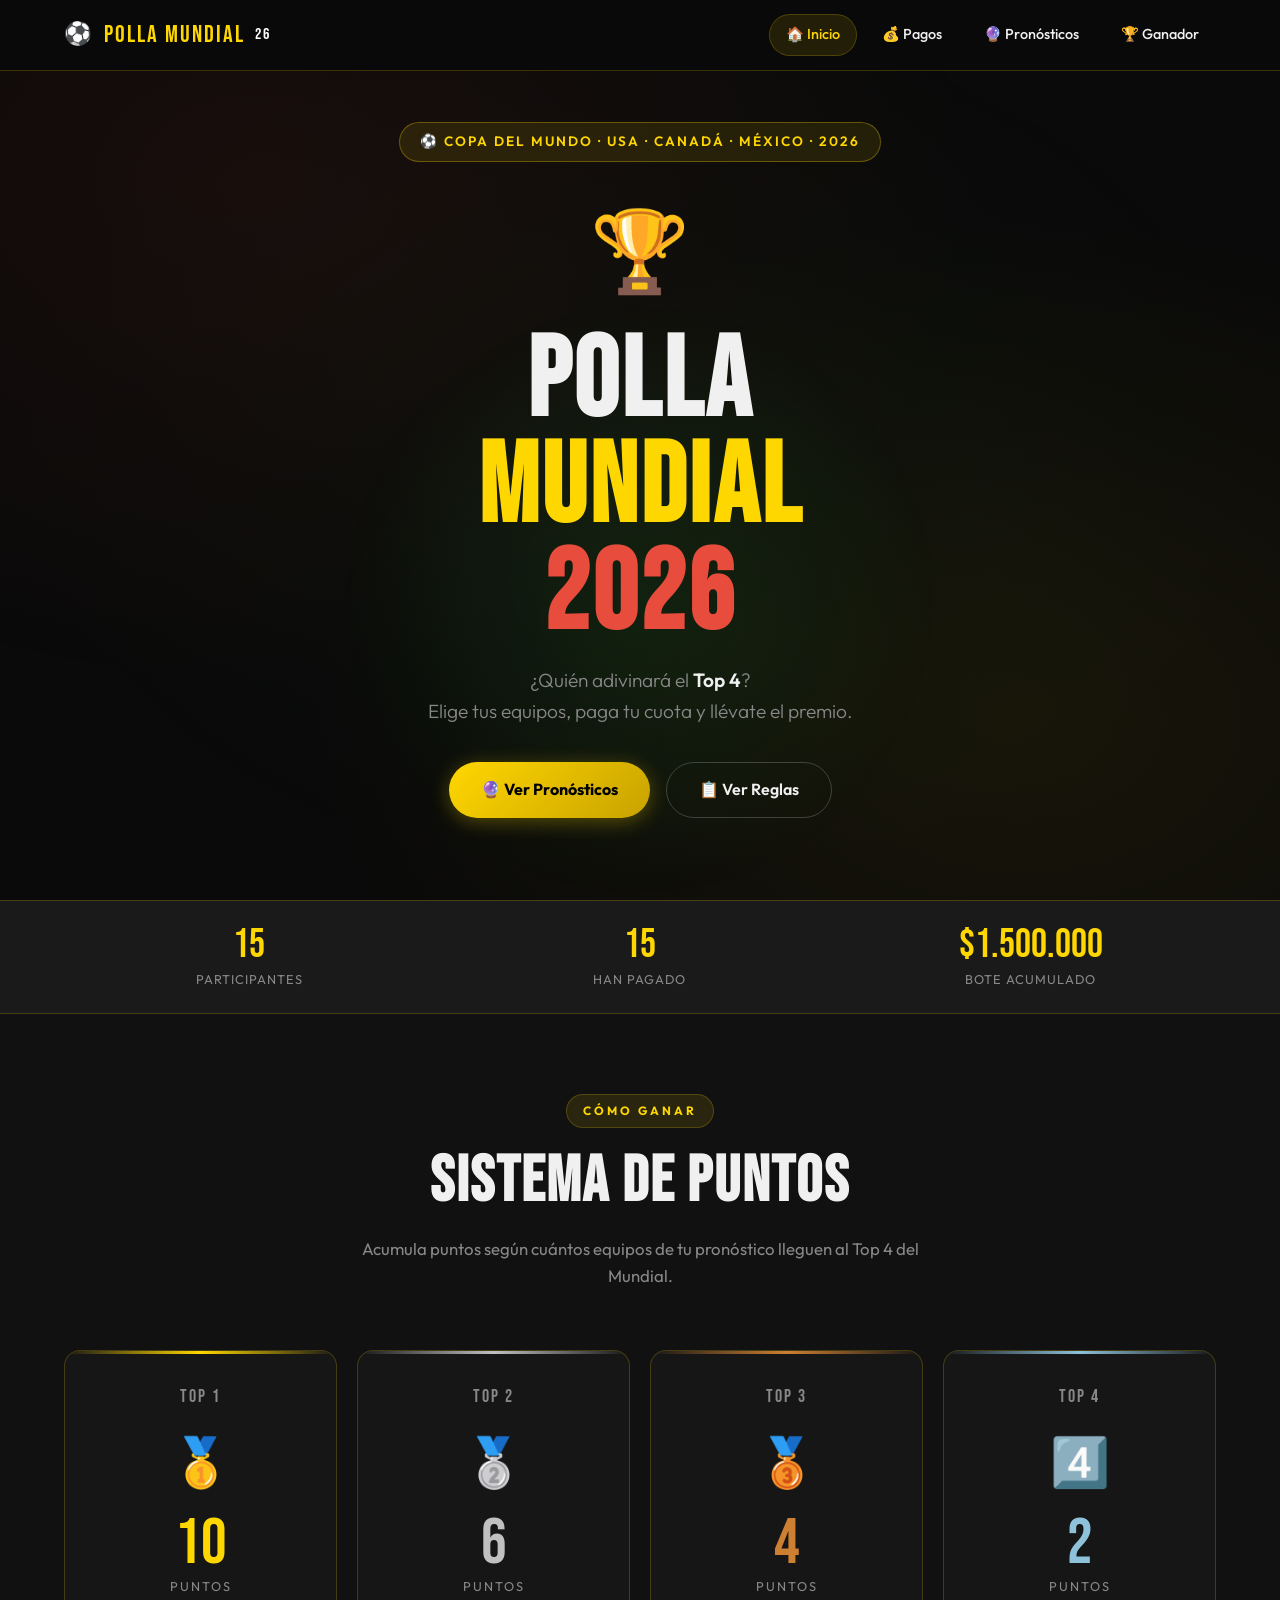
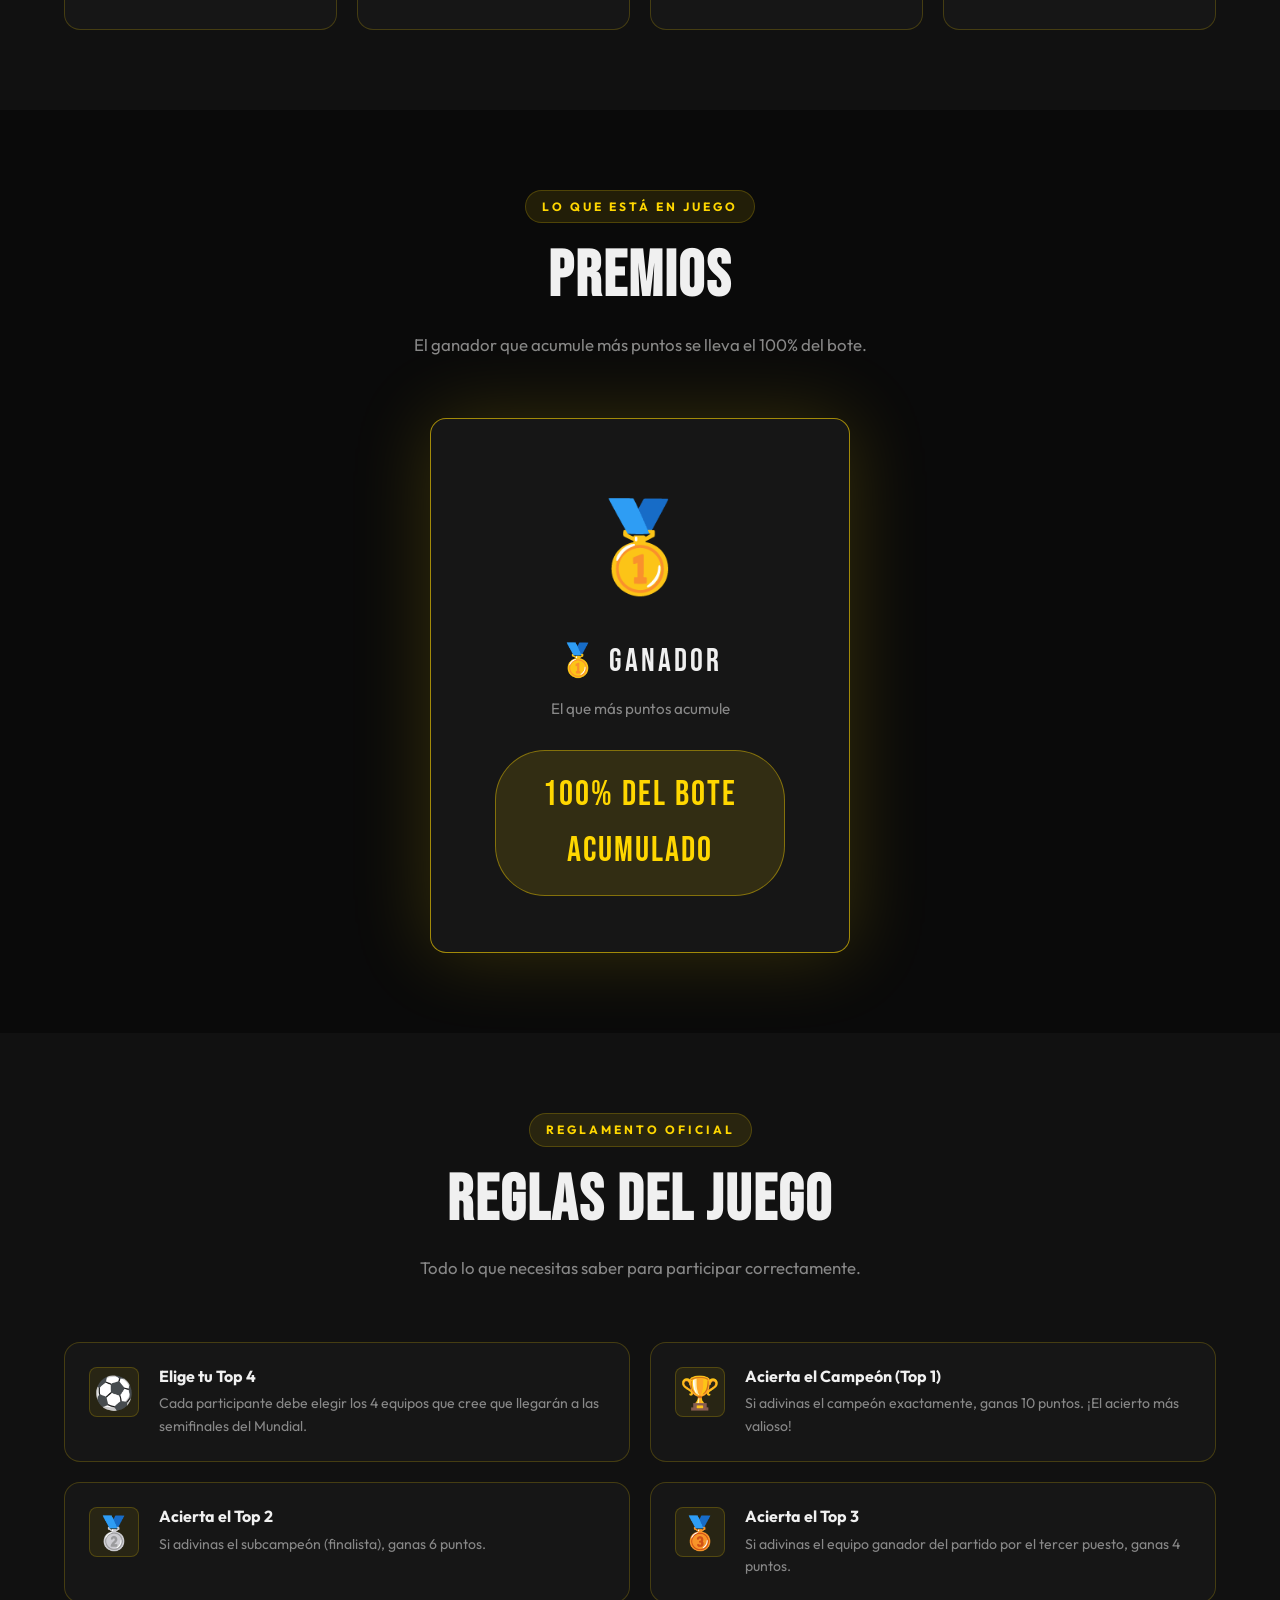
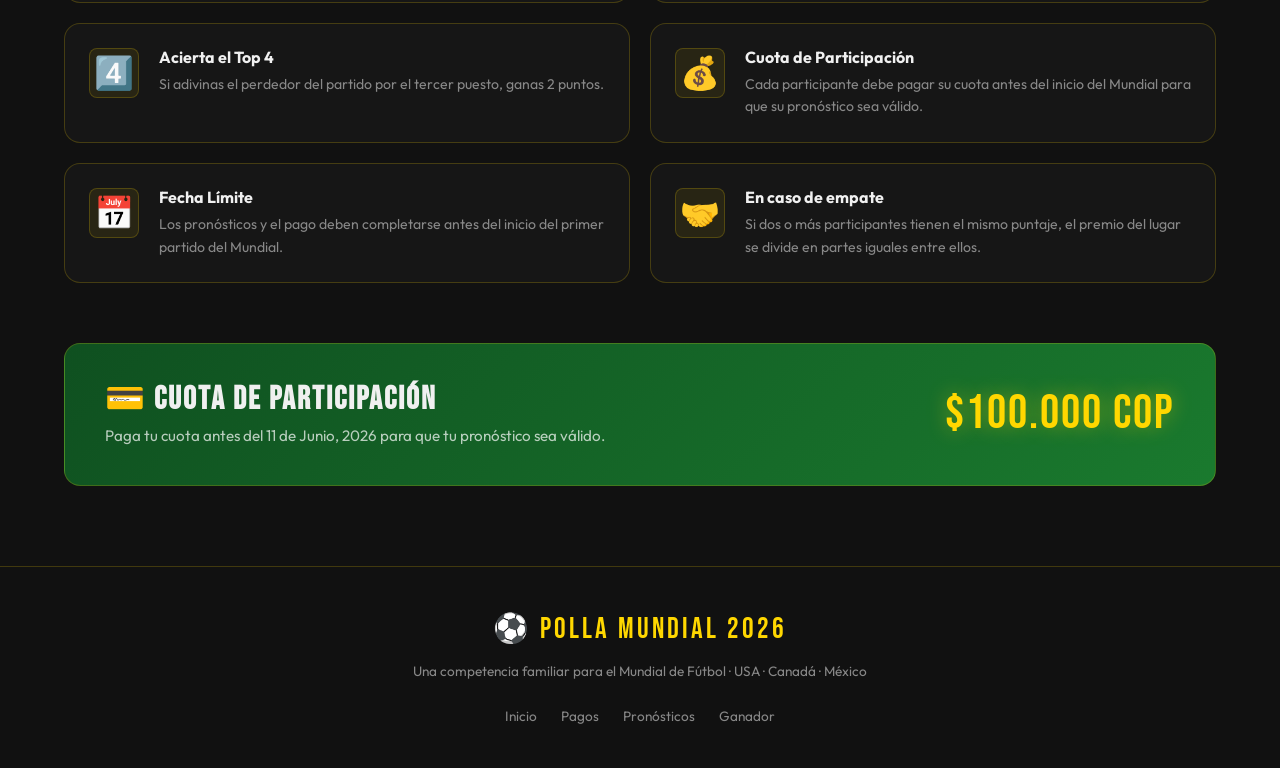
<file: index.html>
<!doctype html>
<html lang="es">
  <head>
    <meta charset="UTF-8" />
    <meta name="viewport" content="width=device-width, initial-scale=1.0" />
    <title>Polla Mundialista 2026 – Copa del Mundo Familiar</title>
    <meta
      name="description"
      content="Adivina el Top 4 del Mundial 2026 y compite con tu familia por increíbles premios. Consulta participantes, pronósticos y reglas."
    />
    <link rel="stylesheet" href="css/index.css" />
    <link
      rel="icon"
      href="data:image/svg+xml,<svg xmlns=%22http://www.w3.org/2000/svg%22 viewBox=%220 0 100 100%22><text y=%22.9em%22 font-size=%2290%22>⚽</text></svg>"
    />
  </head>
  <body>
    <!-- ===== NAVBAR ===== -->
    <nav>
      <div class="nav-inner">
        <button class="nav-toggle" aria-label="Menu"><span></span></button>
        <a href="index.html" class="nav-logo">
          <span class="ball">⚽</span> POLLA MUNDIAL
          <span style="color: white; font-size: 1rem">26</span>
        </a>
        <ul class="nav-links">
          <li><a href="index.html" class="active">🏠 Inicio</a></li>
          <li><a href="pagos.html">💰 Pagos</a></li>
          <li><a href="pronosticos.html">🔮 Pronósticos</a></li>
          <li><a href="ganadores.html">🏆 Ganador</a></li>
        </ul>
      </div>
    </nav>

    <!-- ===== HERO ===== -->
    <header class="hero">
      <div class="hero-content">
        <div class="hero-badge">
          ⚽ Copa del Mundo · USA · Canadá · México · 2026
        </div>
        <span class="hero-trophy">🏆</span>
        <h1>
          POLLA<br />
          <span class="gold">MUNDIAL</span><br />
          <span class="red">2026</span>
        </h1>
        <p class="hero-subtitle">
          ¿Quién adivinará el <strong>Top 4</strong>?<br />
          Elige tus equipos, paga tu cuota y llévate el premio.
        </p>
        <div class="hero-buttons">
          <a href="pronosticos.html" class="btn-primary">🔮 Ver Pronósticos</a>
          <a href="#reglas" class="btn-secondary">📋 Ver Reglas</a>
        </div>
      </div>
    </header>

    <!-- ===== STATS BAR ===== -->
    <div class="stats-bar" id="stats-bar">
      <div class="stats-inner">
        <div class="stat-item">
          <div class="stat-number" id="stat-total">0</div>
          <div class="stat-label">Participantes</div>
        </div>
        <div class="stat-item">
          <div class="stat-number" id="stat-pagados">0</div>
          <div class="stat-label">Han Pagado</div>
        </div>
        <div class="stat-item">
          <div class="stat-number" id="stat-bote">$0</div>
          <div class="stat-label">Bote Acumulado</div>
        </div>
      </div>
    </div>

    <!-- ===== SISTEMA DE PUNTOS ===== -->
    <section class="puntos-section" id="puntos">
      <div class="section-inner">
        <div class="section-header">
          <span class="section-tag">Cómo Ganar</span>
          <h2>SISTEMA DE PUNTOS</h2>
          <p>
            Acumula puntos según cuántos equipos de tu pronóstico lleguen al Top
            4 del Mundial.
          </p>
        </div>
        <div class="puntos-grid" id="puntos-grid"></div>
      </div>
    </section>

    <!-- ===== PREMIOS ===== -->
    <section class="premios-section" id="premios">
      <div class="section-inner">
        <div class="section-header">
          <span class="section-tag">Lo que está en juego</span>
          <h2>PREMIOS</h2>
          <p>El ganador que acumule más puntos se lleva el 100% del bote.</p>
        </div>
        <div class="premios-grid" id="premios-grid"></div>
      </div>
    </section>

    <!-- ===== REGLAS ===== -->
    <section class="reglas-section" id="reglas">
      <div class="section-inner">
        <div class="section-header">
          <span class="section-tag">Reglamento oficial</span>
          <h2>REGLAS DEL JUEGO</h2>
          <p>Todo lo que necesitas saber para participar correctamente.</p>
        </div>
        <div class="reglas-grid" id="reglas-grid"></div>

        <!-- Banner cuota -->
        <div class="cuota-banner">
          <div class="cuota-banner-text">
            <h3>💳 Cuota de Participación</h3>
            <p id="cuota-texto">
              Paga tu cuota antes del <span id="fecha-limite">---</span> para
              que tu pronóstico sea válido.
            </p>
          </div>
          <div class="cuota-amount" id="cuota-monto">---</div>
        </div>
      </div>
    </section>

    <!-- ===== FOOTER ===== -->
    <footer>
      <div class="footer-logo">⚽ POLLA MUNDIAL 2026</div>
      <p>
        Una competencia familiar para el Mundial de Fútbol · USA · Canadá ·
        México
      </p>
      <ul class="footer-links">
        <li><a href="index.html">Inicio</a></li>
        <li><a href="pagos.html">Pagos</a></li>
        <li><a href="pronosticos.html">Pronósticos</a></li>
        <li><a href="ganadores.html">Ganador</a></li>
      </ul>
    </footer>

    <!-- SCRIPTS -->
    <script src="js/data.js"></script>
    <script>
      const toggleBtn = document.querySelector(".nav-toggle");
      const navLinks = document.querySelector(".nav-links");
      if (toggleBtn && navLinks) {
        toggleBtn.addEventListener("click", () => {
          navLinks.classList.toggle("open");
        });
      }
    </script>
    <script>
      // ===== STATS =====
      const totalParticipantes = PARTICIPANTES.length;
      const totalPagados = PARTICIPANTES.filter((p) => p.pagado).length;
      const cuotaNum = parseFloat(
        INFO_POLLA.cuota.replace(/[^0-9.]/g, "").replace(".", ""),
      );
      const bote = totalPagados * 100000;

      document.getElementById("stat-total").textContent = totalParticipantes;
      document.getElementById("stat-pagados").textContent = totalPagados;
      document.getElementById("stat-bote").textContent =
        "$" + (totalPagados * 100000).toLocaleString("es-CO");

      // ===== INFO =====
      document.getElementById("cuota-monto").textContent = INFO_POLLA.cuota;
      document.getElementById("fecha-limite").textContent =
        INFO_POLLA.fechaLimite;

      // ===== PUNTOS GRID =====
      const puntosData = [
        { pos: "TOP 1", medal: "🥇", pts: PUNTOS.top1, color: "#FFD700" },
        { pos: "TOP 2", medal: "🥈", pts: PUNTOS.top2, color: "#C0C0C0" },
        { pos: "TOP 3", medal: "🥉", pts: PUNTOS.top3, color: "#CD7F32" },
        { pos: "TOP 4", medal: "4️⃣", pts: PUNTOS.top4, color: "#8EC1DA" },
      ];

      const puntosGrid = document.getElementById("puntos-grid");
      puntosData.forEach((p) => {
        puntosGrid.innerHTML += `
      <div class="punto-card" style="--card-color: ${p.color}">
        <div class="position">${p.pos}</div>
        <span class="medal">${p.medal}</span>
        <div class="points">${p.pts}</div>
        <div class="points-label">Puntos</div>
      </div>`;
      });

      // ===== PREMIOS GRID =====
      const premiosGrid = document.getElementById("premios-grid");
      PREMIOS.forEach((pr, i) => {
        const medals = ["🥇", "🥈", "🥉"];
        premiosGrid.innerHTML += `
      <div class="premio-card ${i === 0 ? "first" : ""}">
        <span class="medal-big">${medals[i]}</span>
        <div class="lugar">${pr.posicion}</div>
        <div class="desc">${pr.descripcion}</div>
        <div class="monto">${pr.premio}</div>
      </div>`;
      });

      // ===== REGLAS GRID =====
      const reglasGrid = document.getElementById("reglas-grid");
      REGLAS.forEach((r) => {
        reglasGrid.innerHTML += `
      <div class="regla-card">
        <div class="regla-icon">${r.icono}</div>
        <div class="regla-text">
          <h3>${r.titulo}</h3>
          <p>${r.descripcion}</p>
        </div>
      </div>`;
      });

      // ===== PARTICIPANTES PREVIEW (solo 8) =====
      const previewGrid = document.getElementById("participantes-preview");
      PARTICIPANTES.slice(0, 8).forEach((p) => {
        previewGrid.innerHTML += `
      <div class="participante-mini">
        <div class="avatar">${p.emoji}</div>
        <div class="pname">${p.nombre}</div>
        <span class="badge-pagado ${p.pagado ? "si" : "no"}">${p.pagado ? "✓ Pagado" : "✗ Pendiente"}</span>
      </div>`;
      });
    </script>
  </body>
</html>
</file>
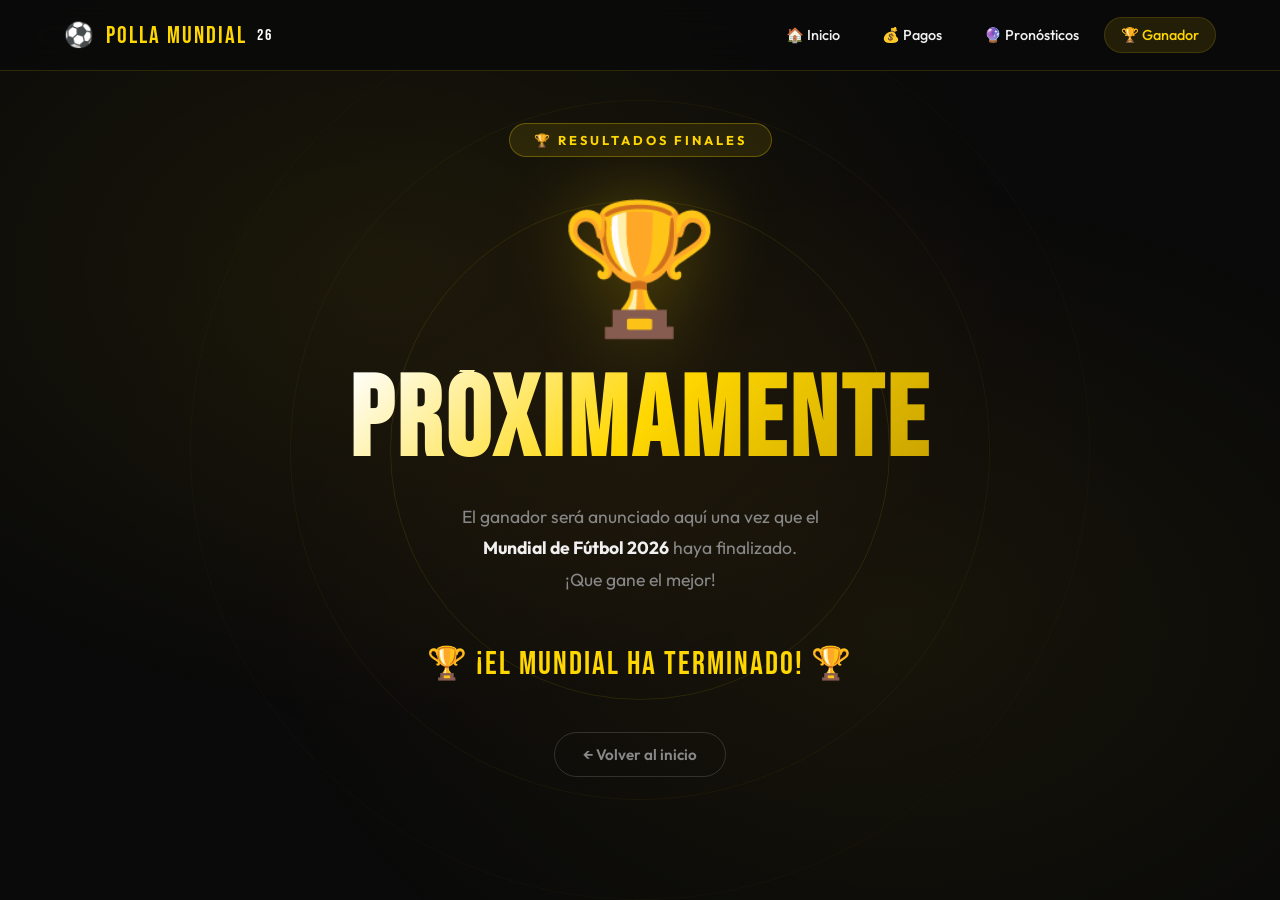
<file: ganadores.html>
<!DOCTYPE html>
<html lang="es">
<head>
  <meta charset="UTF-8" />
  <meta name="viewport" content="width=device-width, initial-scale=1.0" />
  <title>Ganador – Polla Mundialista 2026</title>
  <meta name="description" content="Próximamente: conoce quién ganó la Polla Mundialista 2026 una vez finalizado el torneo." />
  <link rel="stylesheet" href="css/ganadores.css" />
  <link rel="icon" href="data:image/svg+xml,<svg xmlns=%22http://www.w3.org/2000/svg%22 viewBox=%220 0 100 100%22><text y=%22.9em%22 font-size=%2290%22>⚽</text></svg>" />
</head>
<body>

<!-- ===== NAVBAR ===== -->
<nav>
  <div class="nav-inner">
    <a href="index.html" class="nav-logo">
      <span class="ball">⚽</span> POLLA MUNDIAL <span style="color:white; font-size:1rem;">26</span>
    </a>
    <ul class="nav-links">
      <li><a href="index.html">🏠 Inicio</a></li>
      <li><a href="pagos.html">💰 Pagos</a></li>
      <li><a href="pronosticos.html">🔮 Pronósticos</a></li>
      <li><a href="ganadores.html" class="active">🏆 Ganador</a></li>
    </ul>
  </div>
</nav>

<!-- Estrellas decorativas -->
<div class="stars" id="stars-container"></div>

<!-- Círculos decorativos -->
<div class="circle-deco c1"></div>
<div class="circle-deco c2"></div>
<div class="circle-deco c3"></div>

<!-- ===== COMING SOON ===== -->
<section class="coming-soon">
  <div class="coming-content">

    <div class="coming-badge">🏆 Resultados Finales</div>

    <span class="trophy-big">🏆</span>

    <h1>PRÓXIMAMENTE</h1>

    <p>
      El ganador será anunciado aquí una vez que el<br/>
      <strong>Mundial de Fútbol 2026</strong> haya finalizado.<br/>
      ¡Que gane el mejor!
    </p>

    <!-- Countdown visual (decorativo) -->
    <div class="countdown-container" id="countdown-container">
      <!-- Generado con JS -->
    </div>

    <a href="index.html" class="btn-back">← Volver al inicio</a>

  </div>
</section>

<script src="js/data.js"></script>
<script>
  // ===== ESTRELLAS ANIMADAS =====
  const starsContainer = document.getElementById('stars-container');
  for (let i = 0; i < 60; i++) {
    const star = document.createElement('div');
    star.classList.add('star');
    star.style.left = Math.random() * 100 + '%';
    star.style.top = Math.random() * 100 + '%';
    star.style.setProperty('--d', (2 + Math.random() * 5) + 's');
    star.style.setProperty('--delay', (Math.random() * 5) + 's');
    starsContainer.appendChild(star);
  }

  // ===== COUNTDOWN hasta julio 2026 (final del mundial) =====
  const TARGET = new Date('2026-07-19T18:00:00'); // Fecha estimada de la final del Mundial 2026

  function updateCountdown() {
    const now = new Date();
    const diff = TARGET - now;

    if (diff <= 0) {
      document.getElementById('countdown-container').innerHTML = `
        <div style="color: var(--gold); font-family: 'Bebas Neue', sans-serif; font-size: 2rem; letter-spacing: 2px;">
          🏆 ¡El Mundial ha terminado! 🏆
        </div>`;
      return;
    }

    const days = Math.floor(diff / (1000 * 60 * 60 * 24));
    const hours = Math.floor((diff % (1000 * 60 * 60 * 24)) / (1000 * 60 * 60));
    const minutes = Math.floor((diff % (1000 * 60 * 60)) / (1000 * 60));
    const seconds = Math.floor((diff % (1000 * 60)) / 1000);

    document.getElementById('countdown-container').innerHTML = `
      <div class="countdown-item">
        <span class="countdown-num">${String(days).padStart(3, '0')}</span>
        <div class="countdown-label">Días</div>
      </div>
      <div class="countdown-item">
        <span class="countdown-num">${String(hours).padStart(2, '0')}</span>
        <div class="countdown-label">Horas</div>
      </div>
      <div class="countdown-item">
        <span class="countdown-num">${String(minutes).padStart(2, '0')}</span>
        <div class="countdown-label">Minutos</div>
      </div>
      <div class="countdown-item">
        <span class="countdown-num">${String(seconds).padStart(2, '0')}</span>
        <div class="countdown-label">Segundos</div>
      </div>`;
  }

  updateCountdown();
  setInterval(updateCountdown, 1000);
</script>
</body>
</html>
</file>
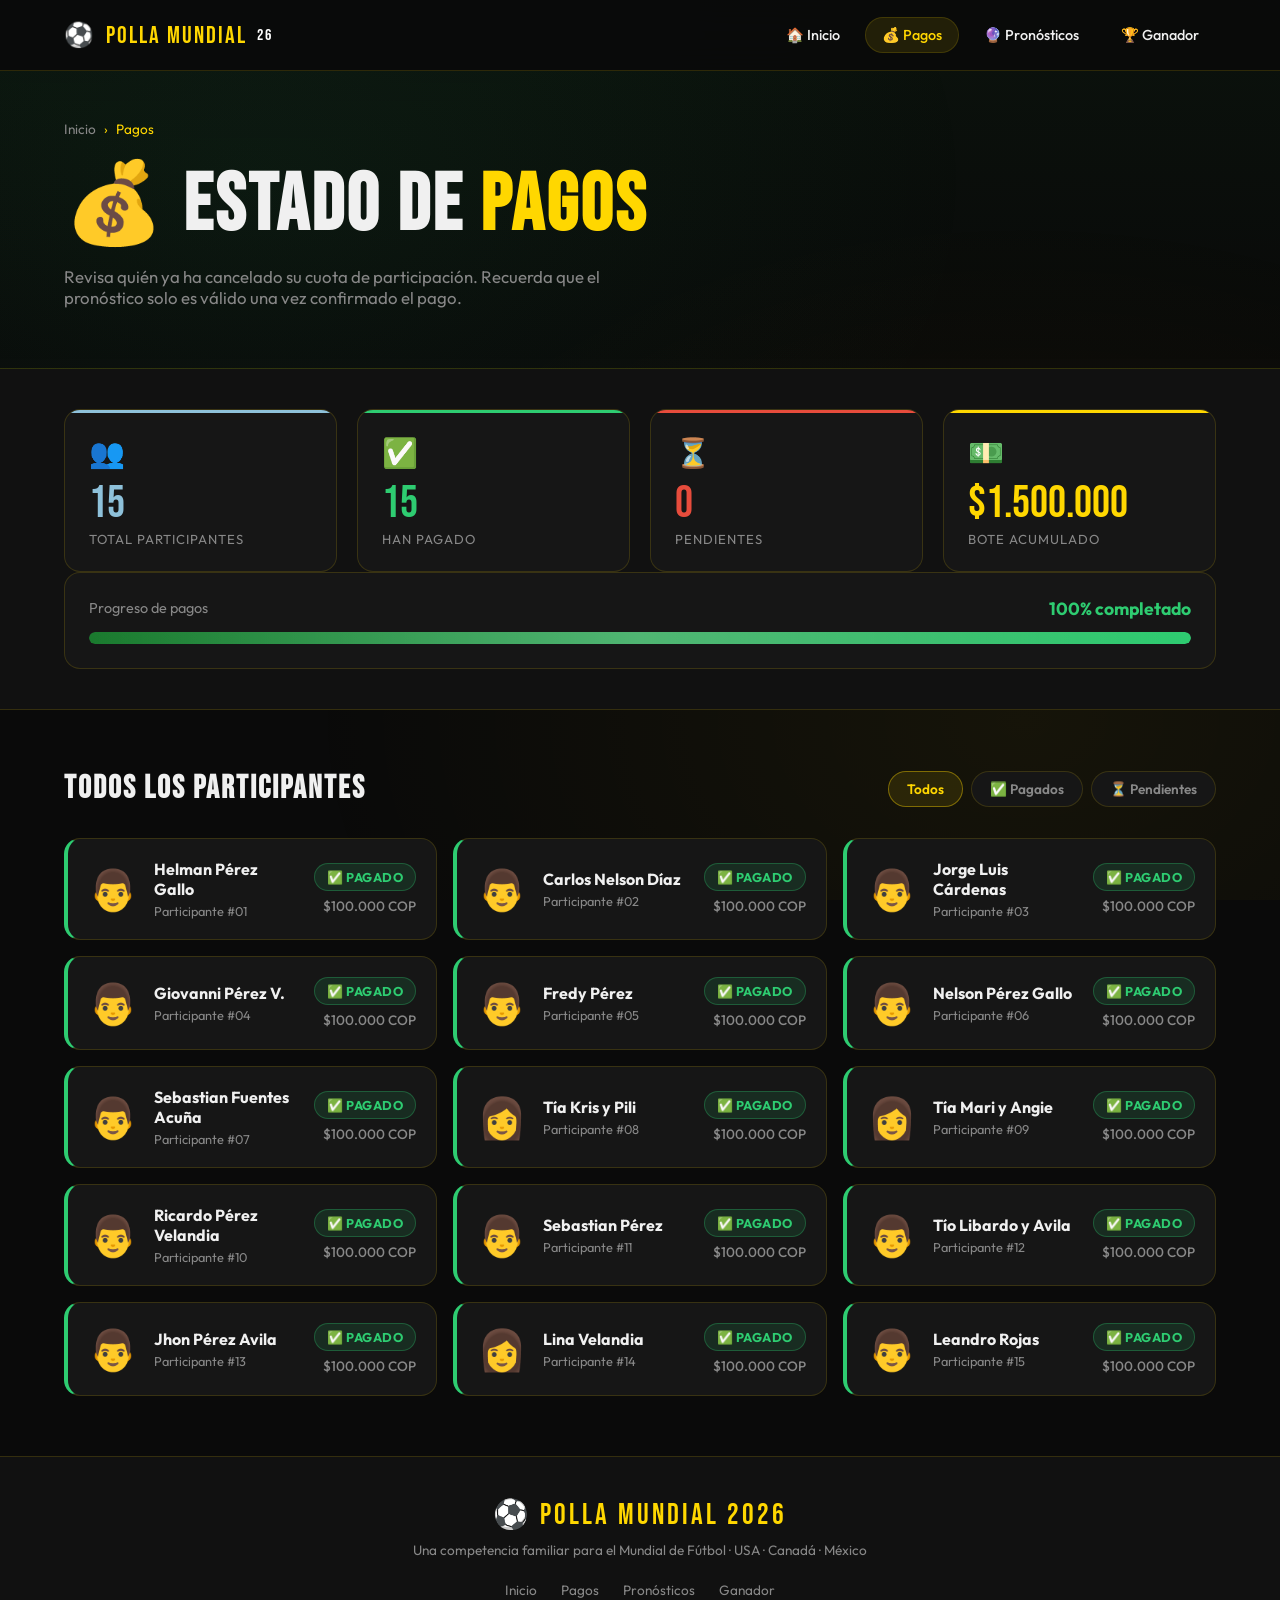
<file: pagos.html>
<!doctype html>
<html lang="es">
  <head>
    <meta charset="UTF-8" />
    <meta name="viewport" content="width=device-width, initial-scale=1.0" />
    <title>Pagos – Polla Mundialista 2026</title>
    <meta
      name="description"
      content="Consulta quién ya pagó su cuota de participación en la Polla Mundialista 2026."
    />
    <link rel="stylesheet" href="css/pagos.css" />
    <link
      rel="icon"
      href="data:image/svg+xml,<svg xmlns=%22http://www.w3.org/2000/svg%22 viewBox=%220 0 100 100%22><text y=%22.9em%22 font-size=%2290%22>⚽</text></svg>"
    />
  </head>
  <body>
    <!-- ===== NAVBAR ===== -->
    <nav>
      <div class="nav-inner">
        <a href="index.html" class="nav-logo">
          <span class="ball">⚽</span> POLLA MUNDIAL
          <span style="color: white; font-size: 1rem">26</span>
        </a>
        <ul class="nav-links">
          <li><a href="index.html">🏠 Inicio</a></li>
          <li><a href="pagos.html" class="active">💰 Pagos</a></li>
          <li><a href="pronosticos.html">🔮 Pronósticos</a></li>
          <li><a href="ganadores.html">🏆 Ganador</a></li>
        </ul>
        <button class="nav-toggle" aria-label="Menu"><span></span></button>
      </div>
    </nav>

    <!-- ===== PAGE HEADER ===== -->
    <div class="page-header">
      <div class="page-header-inner">
        <div class="page-breadcrumb">
          <a href="index.html">Inicio</a>
          <span>›</span>
          <span>Pagos</span>
        </div>
        <h1>💰 ESTADO DE <span>PAGOS</span></h1>
        <p>
          Revisa quién ya ha cancelado su cuota de participación. Recuerda que
          el pronóstico solo es válido una vez confirmado el pago.
        </p>
      </div>
    </div>

    <!-- ===== RESUMEN CARDS ===== -->
    <div class="resumen-section">
      <div class="resumen-inner" id="resumen-inner">
        <!-- Generado con JS -->
      </div>
    </div>

    <!-- ===== TABLA DE PAGOS ===== -->
    <section class="tabla-section">
      <div class="tabla-inner">
        <!-- Alerta pendientes -->
        <div
          class="pendientes-alert"
          id="pendientes-alert"
          style="display: none"
        >
          <div class="alert-icon">⚠️</div>
          <div class="alert-text">
            <h4 id="alert-title">Participantes con pago pendiente</h4>
            <p id="alert-desc">
              Algunos participantes aún no han pagado su cuota. Su pronóstico no
              será válido hasta confirmar el pago.
            </p>
          </div>
        </div>

        <div class="tabla-header">
          <h2>TODOS LOS PARTICIPANTES</h2>
          <div class="filtros">
            <button
              class="filtro-btn active"
              id="filtro-todos"
              onclick="filtrar('todos')"
            >
              Todos
            </button>
            <button
              class="filtro-btn"
              id="filtro-pagados"
              onclick="filtrar('pagados')"
            >
              ✅ Pagados
            </button>
            <button
              class="filtro-btn"
              id="filtro-pendientes"
              onclick="filtrar('pendientes')"
            >
              ⏳ Pendientes
            </button>
          </div>
        </div>

        <div class="pagos-list" id="pagos-list">
          <!-- Generado con JS -->
        </div>
      </div>
    </section>

    <!-- ===== FOOTER ===== -->
    <footer>
      <div class="footer-logo">⚽ POLLA MUNDIAL 2026</div>
      <p>
        Una competencia familiar para el Mundial de Fútbol · USA · Canadá ·
        México
      </p>
      <ul class="footer-links">
        <li><a href="index.html">Inicio</a></li>
        <li><a href="pagos.html">Pagos</a></li>
        <li><a href="pronosticos.html">Pronósticos</a></li>
        <li><a href="ganadores.html">Ganador</a></li>
      </ul>
    </footer>

    <script src="js/data.js"></script>
    <script>
      const toggleBtn = document.querySelector(".nav-toggle");
      const navLinks = document.querySelector(".nav-links");
      if (toggleBtn && navLinks) {
        toggleBtn.addEventListener("click", () => {
          navLinks.classList.toggle("open");
        });
      }
    </script>
    <script>
      // ===== STATS RESUMEN =====
      const total = PARTICIPANTES.length;
      const pagados = PARTICIPANTES.filter((p) => p.pagado).length;
      const pendientes = total - pagados;
      const boteTotal = pagados * 100000;
      const pct = Math.round((pagados / total) * 100);

      // Alerta pendientes
      if (pendientes > 0) {
        const alert = document.getElementById("pendientes-alert");
        alert.style.display = "flex";
        document.getElementById("alert-title").textContent =
          `${pendientes} participante${pendientes !== 1 ? "s" : ""} con pago pendiente`;
        document.getElementById("alert-desc").textContent =
          `${pendientes === 1 ? "Este participante" : "Estos participantes"} aún no ha${pendientes !== 1 ? "n" : ""} pagado su cuota. Su pronóstico no será válido hasta confirmar el pago.`;
      }

      // Resumen cards
      const resumen = [
        {
          icon: "👥",
          value: total,
          label: "Total participantes",
          color: "#8EC1DA",
        },
        { icon: "✅", value: pagados, label: "Han pagado", color: "#2ECC71" },
        {
          icon: "⏳",
          value: pendientes,
          label: "Pendientes",
          color: "#E74C3C",
        },
        {
          icon: "💵",
          value: "$" + boteTotal.toLocaleString("es-CO"),
          label: "Bote acumulado",
          color: "#FFD700",
        },
      ];

      const resumenInner = document.getElementById("resumen-inner");
      resumen.forEach((r) => {
        resumenInner.innerHTML += `
      <div class="resumen-card" style="--card-color: ${r.color}">
        <div class="card-icon">${r.icon}</div>
        <div class="card-value">${r.value}</div>
        <div class="card-label">${r.label}</div>
      </div>`;
      });

      // Barra de progreso
      resumenInner.insertAdjacentHTML(
        "afterend",
        `
    <div class="progress-container" style="grid-column: 1 / -1; max-width: 1200px; margin: 0 auto; width: 100%;">
      <div class="progress-header">
        <span>Progreso de pagos</span>
        <strong>${pct}% completado</strong>
      </div>
      <div class="progress-bar">
        <div class="progress-fill" style="width: ${pct}%"></div>
      </div>
    </div>
  `,
      );

      // ===== RENDER PARTICIPANTES =====
      let estadoFiltro = "todos";

      function renderPagos(filtro) {
        const lista = document.getElementById("pagos-list");
        lista.innerHTML = "";
        let items = [...PARTICIPANTES];

        if (filtro === "pagados") items = items.filter((p) => p.pagado);
        if (filtro === "pendientes") items = items.filter((p) => !p.pagado);

        // Ordenar: pagados primero, luego pendientes
        items.sort((a, b) => b.pagado - a.pagado);

        items.forEach((p, i) => {
          lista.innerHTML += `
        <div class="pago-card ${p.pagado ? "pagado" : "pendiente"}" style="animation-delay: ${i * 0.05}s">
          <div class="pago-avatar">${p.emoji}</div>
          <div class="pago-info">
            <div class="nombre">${p.nombre}</div>
            <div class="orden">Participante #${(PARTICIPANTES.indexOf(p) + 1).toString().padStart(2, "0")}</div>
          </div>
          <div class="pago-status">
            <span class="status-badge ${p.pagado ? "pagado" : "pendiente"}">
              ${p.pagado ? "✅ Pagado" : "⏳ Pendiente"}
            </span>
            <span class="pago-cuota">${p.pagado ? INFO_POLLA.cuota : "Sin confirmar"}</span>
          </div>
        </div>`;
        });

        if (items.length === 0) {
          lista.innerHTML = `<div style="grid-column:1/-1; text-align:center; color: var(--text-muted); padding: 60px;">No hay participantes en esta categoría.</div>`;
        }
      }

      function filtrar(tipo) {
        estadoFiltro = tipo;
        document
          .querySelectorAll(".filtro-btn")
          .forEach((b) => b.classList.remove("active"));
        document.getElementById("filtro-" + tipo).classList.add("active");
        renderPagos(tipo);
      }

      renderPagos("todos");
    </script>
  </body>
</html>
</file>
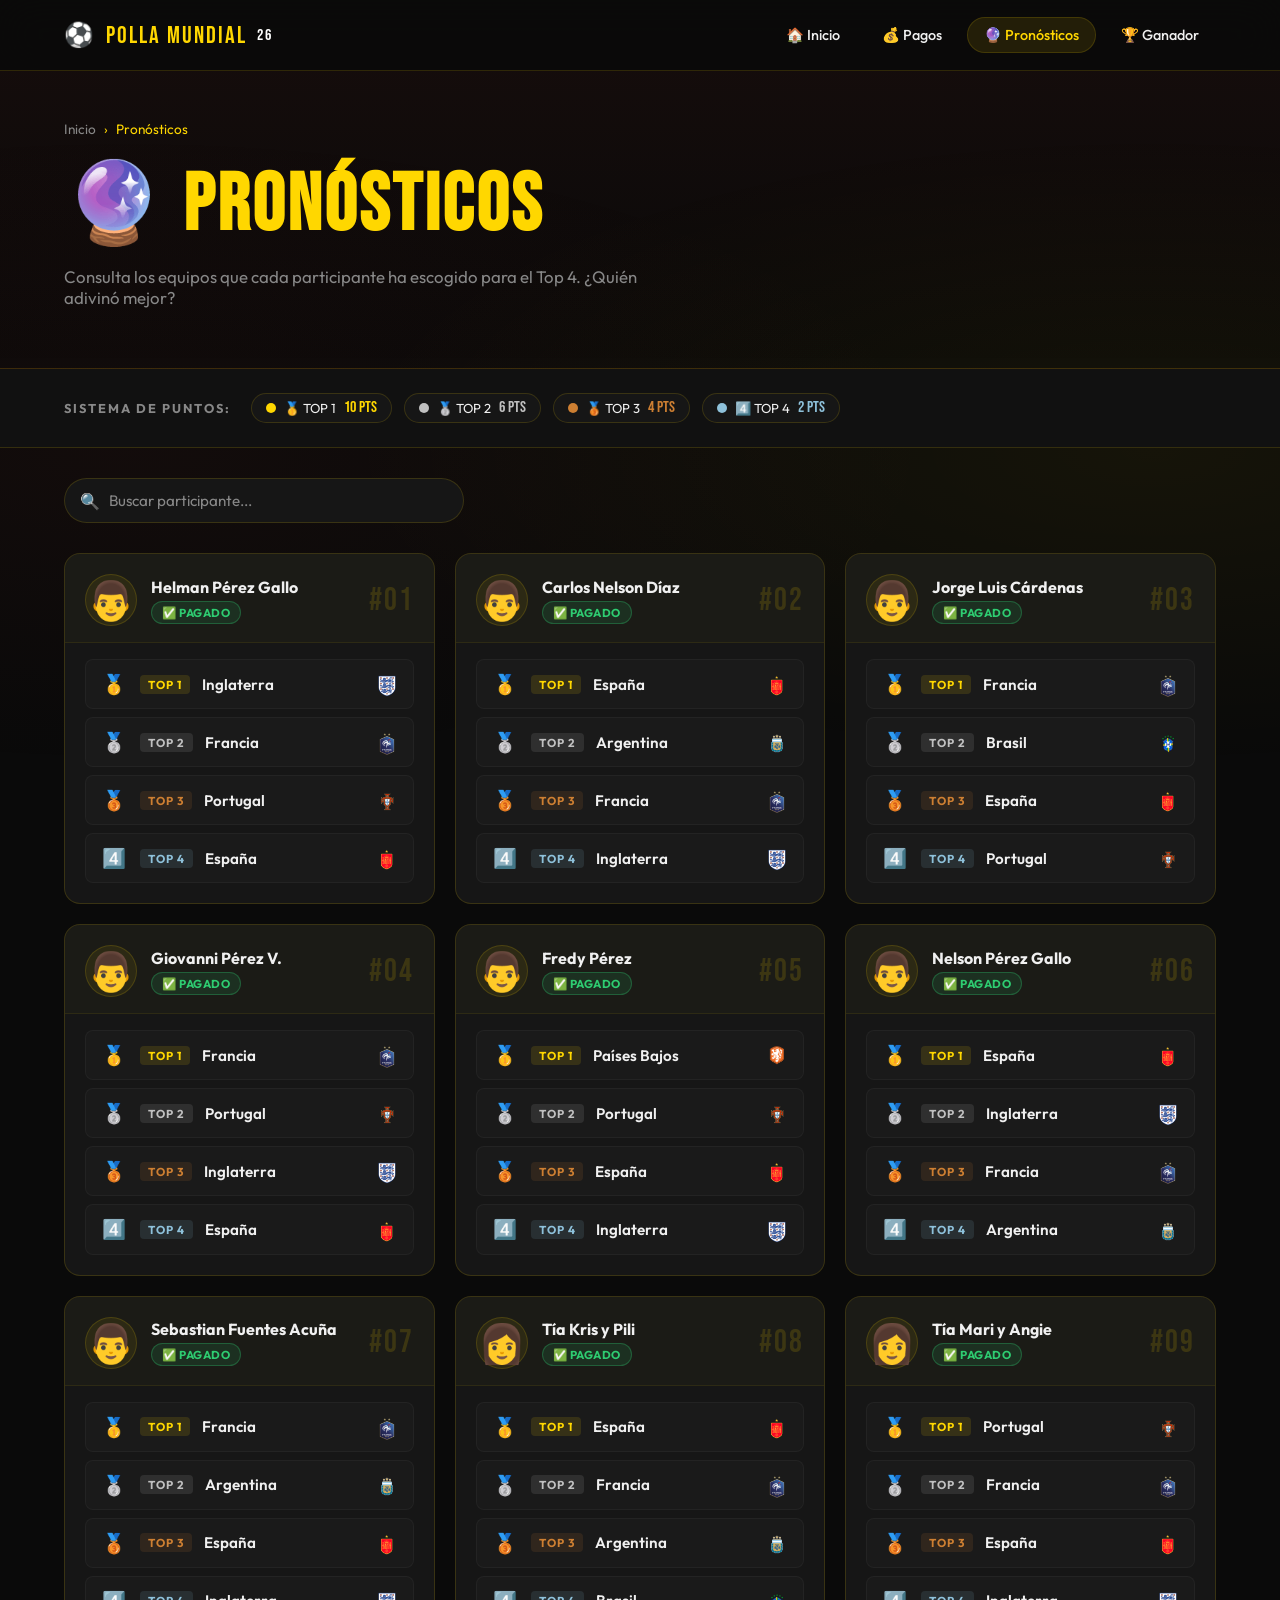
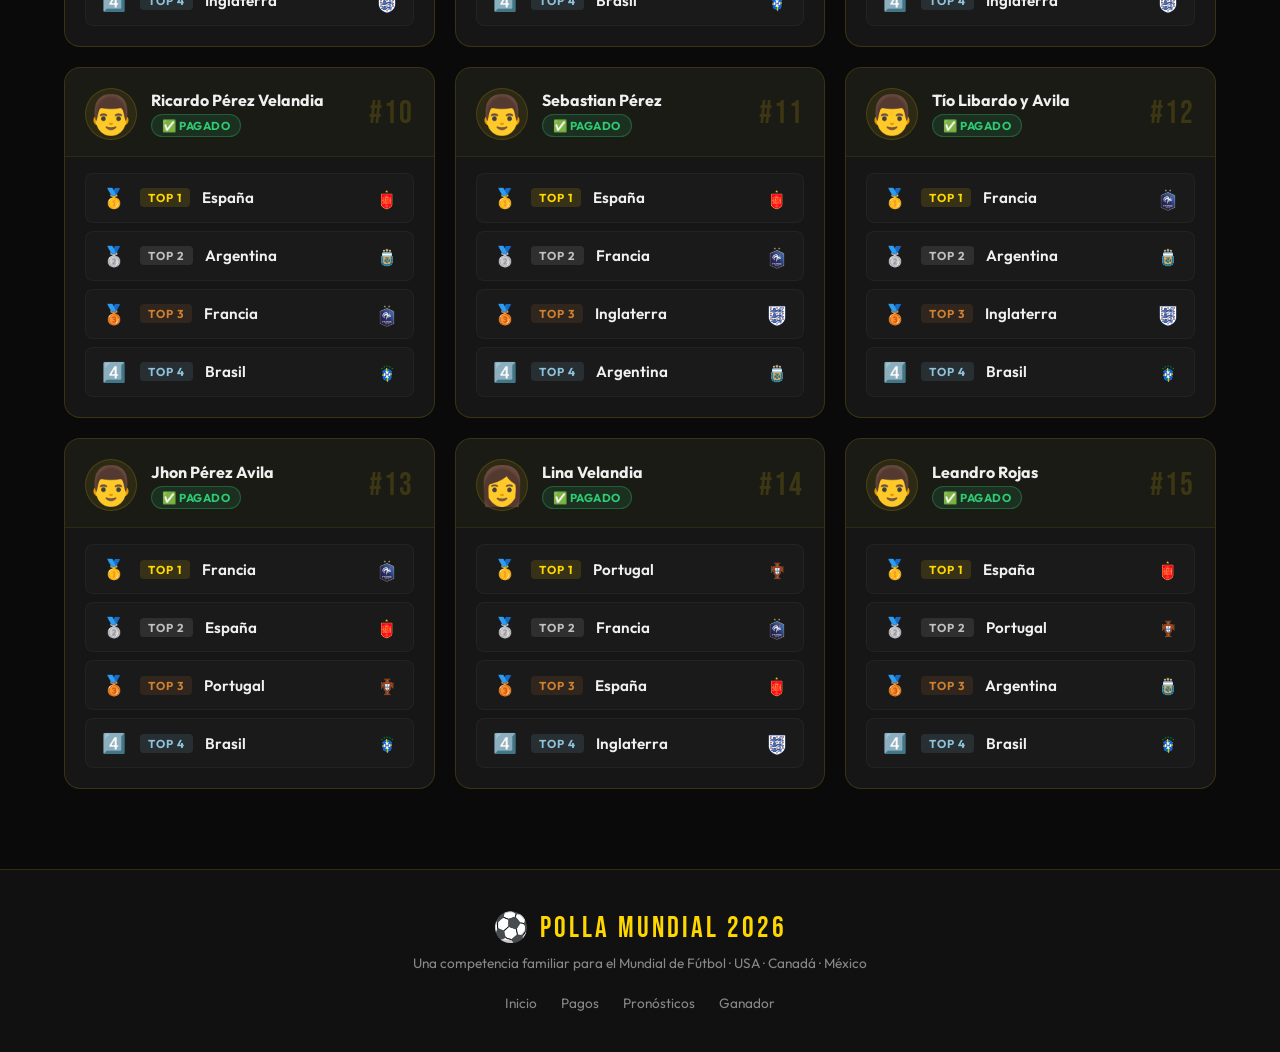
<file: pronosticos.html>
<!doctype html>
<html lang="es">
  <head>
    <meta charset="UTF-8" />
    <meta name="viewport" content="width=device-width, initial-scale=1.0" />
    <title>Pronósticos – Polla Mundialista 2026</title>
    <meta
      name="description"
      content="Revisa los equipos que cada participante ha escogido para el Top 4 del Mundial 2026."
    />
    <link rel="stylesheet" href="css/pronosticos.css" />
    <link
      rel="icon"
      href="data:image/svg+xml,<svg xmlns=%22http://www.w3.org/2000/svg%22 viewBox=%220 0 100 100%22><text y=%22.9em%22 font-size=%2290%22>⚽</text></svg>"
    />
  </head>
  <body>
    <!-- ===== NAVBAR ===== -->
    <nav>
      <div class="nav-inner">
        <a href="index.html" class="nav-logo">
          <span class="ball">⚽</span> POLLA MUNDIAL
          <span style="color: white; font-size: 1rem">26</span>
        </a>
        <ul class="nav-links">
          <li><a href="index.html">🏠 Inicio</a></li>
          <li><a href="pagos.html">💰 Pagos</a></li>
          <li><a href="pronosticos.html" class="active">🔮 Pronósticos</a></li>
          <li><a href="ganadores.html">🏆 Ganador</a></li>
        </ul>
        <button class="nav-toggle" aria-label="Menu"><span></span></button>
      </div>
    </nav>

    <!-- ===== PAGE HEADER ===== -->
    <div class="page-header">
      <div class="page-header-inner">
        <div class="page-breadcrumb">
          <a href="index.html">Inicio</a>
          <span>›</span>
          <span>Pronósticos</span>
        </div>
        <h1>🔮 <span>PRONÓSTICOS</span></h1>
        <p>
          Consulta los equipos que cada participante ha escogido para el Top 4.
          ¿Quién adivinó mejor?
        </p>
      </div>
    </div>

    <!-- ===== LEYENDA DE PUNTOS ===== -->
    <div class="leyenda-section">
      <div class="leyenda-inner">
        <span class="leyenda-title">Sistema de puntos:</span>
        <div class="leyenda-item">
          <div class="leyenda-dot" style="background: #ffd700"></div>
          <span>🥇 TOP 1</span>
          <span class="pts" style="color: #ffd700">10 pts</span>
        </div>
        <div class="leyenda-item">
          <div class="leyenda-dot" style="background: #c0c0c0"></div>
          <span>🥈 TOP 2</span>
          <span class="pts" style="color: #c0c0c0">6 pts</span>
        </div>
        <div class="leyenda-item">
          <div class="leyenda-dot" style="background: #cd7f32"></div>
          <span>🥉 TOP 3</span>
          <span class="pts" style="color: #cd7f32">4 pts</span>
        </div>
        <div class="leyenda-item">
          <div class="leyenda-dot" style="background: #8ec1da"></div>
          <span>4️⃣ TOP 4</span>
          <span class="pts" style="color: #8ec1da">2 pts</span>
        </div>
      </div>
    </div>

    <!-- ===== BUSCADOR ===== -->
    <div class="busqueda-section">
      <div class="busqueda-inner">
        <div class="search-box">
          <span class="search-icon">🔍</span>
          <input
            type="text"
            id="search-input"
            placeholder="Buscar participante..."
            oninput="buscar()"
          />
        </div>
      </div>
    </div>

    <!-- ===== GRID PRONÓSTICOS ===== -->
    <section class="pronosticos-section">
      <div class="pronosticos-inner">
        <div class="pronosticos-grid" id="pronosticos-grid">
          <!-- Generado con JS -->
        </div>
      </div>
    </section>

    <!-- ===== FOOTER ===== -->
    <footer>
      <div class="footer-logo">⚽ POLLA MUNDIAL 2026</div>
      <p>
        Una competencia familiar para el Mundial de Fútbol · USA · Canadá ·
        México
      </p>
      <ul class="footer-links">
        <li><a href="index.html">Inicio</a></li>
        <li><a href="pagos.html">Pagos</a></li>
        <li><a href="pronosticos.html">Pronósticos</a></li>
        <li><a href="ganadores.html">Ganador</a></li>
      </ul>
    </footer>

    <script src="js/data.js"></script>
    <script>
      // Flags por país (emojis)
      const FLAGS = {
      Argentina: "<img src='escudos mundial/argentina.png' class='pick-flag-img' alt='Argentina'>",
      Brasil: "<img src='escudos mundial/brasil.png' class='pick-flag-img' alt='Brasil'>",
      Francia: "<img src='escudos mundial/francia.png' class='pick-flag-img' alt='Francia'>",
      Alemania: "<img src='escudos mundial/alemania.png' class='pick-flag-img' alt='Alemania'>",
      España: "<img src='escudos mundial/espana.png' class='pick-flag-img' alt='España'>",
      Portugal: "<img src='escudos mundial/portugal.png' class='pick-flag-img' alt='Portugal'>",
      Inglaterra: "<img src='escudos mundial/inglaterra.png' class='pick-flag-img' alt='Inglaterra'>",
      Italia: "<img src='escudos mundial/italia.png' class='pick-flag-img' alt='Italia'>",
      México: "<img src='escudos mundial/mexico.png' class='pick-flag-img' alt='México'>",
      Colombia: "<img src='escudos mundial/colombia.png' class='pick-flag-img' alt='Colombia'>",
      Uruguay: "<img src='escudos mundial/uruguay.png' class='pick-flag-img' alt='Uruguay'>",
      "Países Bajos": "<img src='escudos mundial/paisesbajos.png' class='pick-flag-img' alt='Países Bajos'>",
      Bélgica: "<img src='escudos mundial/belgica.png' class='pick-flag-img' alt='Bélgica'>",
      Croacia: "<img src='escudos mundial/croacia.png' class='pick-flag-img' alt='Croacia'>",
      Marruecos: "<img src='escudos mundial/marruecos.png' class='pick-flag-img' alt='Marruecos'>",
      Senegal: "<img src='escudos mundial/senegal.png' class='pick-flag-img' alt='Senegal'>",
      Japón: "<img src='escudos mundial/japon.png' class='pick-flag-img' alt='Japón'>",
      "Corea del Sur": "<img src='escudos mundial/coreadelsur.png' class='pick-flag-img' alt='Corea del Sur'>",
      "Estados Unidos": "<img src='escudos mundial/usa.png' class='pick-flag-img' alt='Estados Unidos'>",
      Canadá: "<img src='escudos mundial/canada.png' class='pick-flag-img' alt='Canadá'>",
      Ecuador: "<img src='escudos mundial/ecuador.png' class='pick-flag-img' alt='Ecuador'>",
      Perú: "<img src='escudos mundial/peru.png' class='pick-flag-img' alt='Perú'>",
      Chile: "<img src='escudos mundial/chile.png' class='pick-flag-img' alt='Chile'>",
      Suiza: "<img src='escudos mundial/suiza.png' class='pick-flag-img' alt='Suiza'>",
      Dinamarca: "<img src='escudos mundial/dinamarca.png' class='pick-flag-img' alt='Dinamarca'>",
      Polonia: "<img src='escudos mundial/polonia.png' class='pick-flag-img' alt='Polonia'>",
      Serbia: "<img src='escudos mundial/serbia.png' class='pick-flag-img' alt='Serbia'>",
      Turquía: "<img src='escudos mundial/turquia.png' class='pick-flag-img' alt='Turquía'>",
      Austria: "<img src='escudos mundial/austria.png' class='pick-flag-img' alt='Austria'>",
      Hungría: "<img src='escudos mundial/hungria.png' class='pick-flag-img' alt='Hungría'>",
    };

      const picks = [
        { pos: "top1", label: "TOP 1", medal: "🥇", pts: PUNTOS.top1 },
        { pos: "top2", label: "TOP 2", medal: "🥈", pts: PUNTOS.top2 },
        { pos: "top3", label: "TOP 3", medal: "🥉", pts: PUNTOS.top3 },
        { pos: "top4", label: "TOP 4", medal: "4️⃣", pts: PUNTOS.top4 },
      ];

      function renderPronosticos(lista) {
        const grid = document.getElementById("pronosticos-grid");
        grid.innerHTML = "";

        if (lista.length === 0) {
          grid.innerHTML = `
        <div class="empty-state">
          <div class="empty-icon">🔍</div>
          <h3>Sin resultados</h3>
          <p>No se encontró ningún participante con ese nombre.</p>
        </div>`;
          return;
        }

        lista.forEach((p, i) => {
          const filas = picks
            .map(
              (pk) => `
        <div class="pick-row">
          <span class="pick-medal">${pk.medal}</span>
          <span class="pick-label ${pk.pos}">${pk.label}</span>
          <span class="pick-team">${p[pk.pos]}</span>
          <span class="pick-flag">${FLAGS[p[pk.pos]] || "🏴"}</span>
        </div>`,
            )
            .join("");

          grid.innerHTML += `
        <div class="prono-card" style="animation-delay: ${i * 0.06}s">
          <div class="prono-card-header">
            <div class="prono-avatar">${p.emoji}</div>
            <div class="prono-name-block">
              <div class="prono-name">${p.nombre}</div>
              <span class="prono-status-badge ${p.pagado ? "pagado" : "pendiente"}">
                ${p.pagado ? "✅ Pagado" : "⏳ Pendiente"}
              </span>
            </div>
            <div class="prono-num">#${(PARTICIPANTES.indexOf(p) + 1).toString().padStart(2, "0")}</div>
          </div>
          <div class="prono-picks">${filas}</div>
        </div>`;
        });
      }

      function buscar() {
        const q = document.getElementById("search-input").value.toLowerCase();
        const filtrados = PARTICIPANTES.filter((p) =>
          p.nombre.toLowerCase().includes(q),
        );
        renderPronosticos(filtrados);
      }

      renderPronosticos(PARTICIPANTES);
    </script>
  </body>
</html>
</file>
<file: css/index.css>
/* =============================================
   CSS - PÁGINA PRINCIPAL (index.html)
   Estilo: Mundial de Fútbol 2026
   ============================================= */

@import "./common.css";
@import url('https://fonts.googleapis.com/css2?family=Bebas+Neue&family=Outfit:wght@300;400;500;600;700;800&display=swap');

/* === VARIABLES Y RESET === */
:root {
  --gold: #FFD700;
  --gold-dark: #C8A200;
  --gold-light: #FFF0A0;
  --red: #C0392B;
  --red-dark: #922B21;
  --green: #1A7A2E;
  --green-dark: #0F5020;
  --dark: #0A0A0A;
  --dark-2: #111111;
  --dark-3: #1A1A1A;
  --dark-4: #222222;
  --dark-card: #161616;
  --text-light: #F0F0F0;
  --text-muted: #888888;
  --text-accent: #FFD700;
  --border: rgba(255, 215, 0, 0.2);
  --shadow-gold: 0 0 30px rgba(255, 215, 0, 0.15);
  --radius: 16px;
  --radius-sm: 8px;
}

* {
  margin: 0;
  padding: 0;
  box-sizing: border-box;
}

html { scroll-behavior: smooth; }

body {
  font-family: 'Outfit', sans-serif;
  background-color: var(--dark);
  color: var(--text-light);
  overflow-x: hidden;
  line-height: 1.6;
}

/* === FONDO ANIMADO === */
body::before {
  content: '';
  position: fixed;
  top: 0; left: 0;
  width: 100%; height: 100%;
  background:
    radial-gradient(ellipse at 20% 20%, rgba(192, 57, 43, 0.08) 0%, transparent 50%),
    radial-gradient(ellipse at 80% 80%, rgba(255, 215, 0, 0.06) 0%, transparent 50%),
    radial-gradient(ellipse at 50% 50%, rgba(26, 122, 46, 0.05) 0%, transparent 70%);
  pointer-events: none;
  z-index: 0;
}

/* === NAVBAR === */
nav {
  position: fixed;
  top: 0; left: 0; right: 0;
  z-index: 1000;
  background: rgba(10, 10, 10, 0.92);
  backdrop-filter: blur(20px);
  border-bottom: 1px solid var(--border);
  padding: 0 5%;
}

.nav-inner {
  max-width: 1200px;
  margin: 0 auto;
  display: flex;
  align-items: center;
  justify-content: space-between;
  height: 70px;
}

.nav-logo {
  display: flex;
  align-items: center;
  gap: 10px;
  text-decoration: none;
  font-family: 'Bebas Neue', sans-serif;
  font-size: 1.5rem;
  letter-spacing: 2px;
  color: var(--gold);
}

.nav-logo span.ball {
  font-size: 1.4rem;
  animation: spin 4s linear infinite;
}

@keyframes spin {
  from { transform: rotate(0deg); }
  to { transform: rotate(360deg); }
}

.nav-links {
  display: flex;
  gap: 8px;
  list-style: none;
}

.nav-links a {
  display: flex;
  align-items: center;
  gap: 6px;
  color: var(--text-light);
  text-decoration: none;
  font-size: 0.9rem;
  font-weight: 500;
  padding: 8px 16px;
  border-radius: 50px;
  transition: all 0.3s ease;
  border: 1px solid transparent;
}

.nav-links a:hover,
.nav-links a.active {
  color: var(--gold);
  background: rgba(255, 215, 0, 0.1);
  border-color: var(--border);
}

/* === HERO SECTION === */
.hero {
  position: relative;
  min-height: 100vh;
  display: flex;
  align-items: center;
  justify-content: center;
  text-align: center;
  padding: 100px 20px 60px;
  overflow: hidden;
  z-index: 1;
}

/* Grass field lines effect */
.hero::after {
  content: '';
  position: absolute;
  bottom: 0; left: 50%;
  transform: translateX(-50%);
  width: 600px; height: 600px;
  background: radial-gradient(circle, rgba(26, 122, 46, 0.15) 0%, transparent 70%);
  border-radius: 50%;
  pointer-events: none;
}

.hero-content { position: relative; z-index: 2; max-width: 800px; }

.hero-badge {
  display: inline-flex;
  align-items: center;
  gap: 8px;
  background: rgba(255, 215, 0, 0.1);
  border: 1px solid rgba(255, 215, 0, 0.3);
  color: var(--gold);
  font-size: 0.85rem;
  font-weight: 600;
  letter-spacing: 2px;
  text-transform: uppercase;
  padding: 8px 20px;
  border-radius: 50px;
  margin-bottom: 24px;
  animation: fadeDown 0.8s ease forwards;
}

.hero-trophy {
  font-size: 5rem;
  margin-bottom: 16px;
  animation: float 3s ease-in-out infinite;
  display: block;
}

@keyframes float {
  0%, 100% { transform: translateY(0); }
  50% { transform: translateY(-12px); }
}

@keyframes fadeDown {
  from { opacity: 0; transform: translateY(-20px); }
  to { opacity: 1; transform: translateY(0); }
}

.hero h1 {
  font-family: 'Bebas Neue', sans-serif;
  font-size: clamp(3.5rem, 9vw, 7rem);
  line-height: 0.95;
  letter-spacing: 3px;
  margin-bottom: 16px;
  animation: fadeUp 0.8s ease 0.2s both;
}

@keyframes fadeUp {
  from { opacity: 0; transform: translateY(30px); }
  to { opacity: 1; transform: translateY(0); }
}

.hero h1 .gold { color: var(--gold); }
.hero h1 .red { color: #E74C3C; }

.hero-subtitle {
  font-size: 1.2rem;
  color: var(--text-muted);
  margin-bottom: 36px;
  font-weight: 300;
  animation: fadeUp 0.8s ease 0.3s both;
}

.hero-subtitle strong { color: var(--text-light); font-weight: 600; }

.hero-buttons {
  display: flex;
  gap: 16px;
  justify-content: center;
  flex-wrap: wrap;
  animation: fadeUp 0.8s ease 0.4s both;
}

.btn-primary {
  display: inline-flex;
  align-items: center;
  gap: 8px;
  background: linear-gradient(135deg, var(--gold), var(--gold-dark));
  color: #000;
  font-family: 'Outfit', sans-serif;
  font-size: 1rem;
  font-weight: 700;
  padding: 14px 32px;
  border-radius: 50px;
  text-decoration: none;
  transition: all 0.3s ease;
  box-shadow: 0 4px 20px rgba(255, 215, 0, 0.3);
}

.btn-primary:hover {
  transform: translateY(-3px);
  box-shadow: 0 8px 30px rgba(255, 215, 0, 0.5);
}

.btn-secondary {
  display: inline-flex;
  align-items: center;
  gap: 8px;
  background: transparent;
  color: var(--text-light);
  font-family: 'Outfit', sans-serif;
  font-size: 1rem;
  font-weight: 600;
  padding: 14px 32px;
  border-radius: 50px;
  text-decoration: none;
  border: 1px solid rgba(255, 255, 255, 0.2);
  transition: all 0.3s ease;
}

.btn-secondary:hover {
  border-color: var(--gold);
  color: var(--gold);
  transform: translateY(-3px);
}

/* === STATS BAR === */
.stats-bar {
  position: relative;
  z-index: 1;
  background: var(--dark-3);
  border-top: 1px solid var(--border);
  border-bottom: 1px solid var(--border);
  padding: 24px 5%;
}

.stats-inner {
  max-width: 1200px;
  margin: 0 auto;
  display: grid;
  grid-template-columns: repeat(3, 1fr);
  gap: 20px;
  text-align: center;
}

.stat-item {}
.stat-number {
  font-family: 'Bebas Neue', sans-serif;
  font-size: 2.5rem;
  color: var(--gold);
  line-height: 1;
}

.stat-label {
  font-size: 0.8rem;
  color: var(--text-muted);
  text-transform: uppercase;
  letter-spacing: 1px;
  margin-top: 4px;
}

/* === SECCIONES GENERALES === */
section {
  position: relative;
  z-index: 1;
  padding: 80px 5%;
}

.section-inner { max-width: 1200px; margin: 0 auto; }

.section-header {
  text-align: center;
  margin-bottom: 60px;
}

.section-tag {
  display: inline-block;
  background: rgba(255, 215, 0, 0.1);
  color: var(--gold);
  font-size: 0.75rem;
  font-weight: 700;
  letter-spacing: 3px;
  text-transform: uppercase;
  padding: 6px 16px;
  border-radius: 50px;
  margin-bottom: 16px;
  border: 1px solid rgba(255, 215, 0, 0.2);
}

.section-header h2 {
  font-family: 'Bebas Neue', sans-serif;
  font-size: clamp(2.5rem, 5vw, 4rem);
  letter-spacing: 2px;
  margin-bottom: 16px;
}

.section-header p {
  color: var(--text-muted);
  font-size: 1.05rem;
  max-width: 600px;
  margin: 0 auto;
}

/* === SECCIÓN PUNTOS === */
.puntos-section { background: var(--dark-2); }

.puntos-grid {
  display: grid;
  grid-template-columns: repeat(4, 1fr);
  gap: 20px;
}

.punto-card {
  background: var(--dark-card);
  border: 1px solid var(--border);
  border-radius: var(--radius);
  padding: 32px 20px;
  text-align: center;
  transition: all 0.3s ease;
  position: relative;
  overflow: hidden;
}

.punto-card::before {
  content: '';
  position: absolute;
  top: 0; left: 0; right: 0;
  height: 3px;
  background: linear-gradient(90deg, transparent, var(--card-color, var(--gold)), transparent);
}

.punto-card:hover {
  transform: translateY(-6px);
  box-shadow: var(--shadow-gold);
  border-color: rgba(255, 215, 0, 0.4);
}

.punto-card .position {
  font-family: 'Bebas Neue', sans-serif;
  font-size: 1.1rem;
  letter-spacing: 2px;
  color: var(--text-muted);
  margin-bottom: 12px;
}

.punto-card .medal { font-size: 3rem; margin-bottom: 12px; display: block; }

.punto-card .points {
  font-family: 'Bebas Neue', sans-serif;
  font-size: 4rem;
  line-height: 1;
  color: var(--card-color, var(--gold));
}

.punto-card .points-label {
  font-size: 0.8rem;
  color: var(--text-muted);
  text-transform: uppercase;
  letter-spacing: 2px;
}

/* === SECCIÓN PREMIOS === */
.premios-section { background: var(--dark); }

.premios-grid {
  display: flex;
  justify-content: center;
  gap: 24px;
  max-width: 900px;
  margin: 0 auto;
}

.premio-card {
  background: var(--dark-card);
  border: 1px solid rgba(255, 215, 0, 0.5);
  border-radius: var(--radius);
  padding: 56px 64px;
  text-align: center;
  position: relative;
  overflow: hidden;
  transition: all 0.3s ease;
  box-shadow: 0 0 60px rgba(255, 215, 0, 0.12);
  max-width: 420px;
  width: 100%;
}

.premio-card.first {
  border-color: rgba(255, 215, 0, 0.6);
  box-shadow: 0 0 80px rgba(255, 215, 0, 0.18);
}

.premio-card:hover { transform: translateY(-6px); box-shadow: 0 0 100px rgba(255, 215, 0, 0.25); }

.premio-card .medal-big { font-size: 5.5rem; margin-bottom: 20px; display: block; }
.premio-card .lugar {
  font-family: 'Bebas Neue', sans-serif;
  font-size: 2rem;
  letter-spacing: 3px;
  margin-bottom: 10px;
}

.premio-card .desc {
  font-size: 0.95rem;
  color: var(--text-muted);
  margin-bottom: 28px;
}

.premio-card .monto {
  font-family: 'Bebas Neue', sans-serif;
  font-size: 2.2rem;
  letter-spacing: 2px;
  padding: 16px 36px;
  border-radius: 50px;
  background: rgba(255, 215, 0, 0.12);
  border: 1px solid rgba(255, 215, 0, 0.4);
  color: var(--gold);
}

/* === SECCIÓN REGLAS === */
.reglas-section { background: var(--dark-2); }

.reglas-grid {
  display: grid;
  grid-template-columns: repeat(2, 1fr);
  gap: 20px;
}

.regla-card {
  background: var(--dark-card);
  border: 1px solid var(--border);
  border-radius: var(--radius);
  padding: 24px;
  display: flex;
  gap: 20px;
  align-items: flex-start;
  transition: all 0.3s ease;
}

.regla-card:hover {
  border-color: rgba(255, 215, 0, 0.4);
  transform: translateX(4px);
}

.regla-icon {
  font-size: 2rem;
  min-width: 50px;
  height: 50px;
  display: flex;
  align-items: center;
  justify-content: center;
  background: rgba(255, 215, 0, 0.08);
  border-radius: var(--radius-sm);
  border: 1px solid var(--border);
}

.regla-text h3 {
  font-size: 1rem;
  font-weight: 700;
  margin-bottom: 6px;
  color: var(--text-light);
}

.regla-text p {
  font-size: 0.88rem;
  color: var(--text-muted);
  line-height: 1.6;
}

/* === SECCIÓN PARTICIPANTES PREVIEW === */
.participantes-section { background: var(--dark); }

.participantes-preview {
  display: grid;
  grid-template-columns: repeat(4, 1fr);
  gap: 16px;
  margin-bottom: 36px;
}

.participante-mini {
  background: var(--dark-card);
  border: 1px solid var(--border);
  border-radius: var(--radius);
  padding: 20px 16px;
  text-align: center;
  transition: all 0.3s ease;
}

.participante-mini:hover {
  border-color: rgba(255, 215, 0, 0.4);
  transform: translateY(-4px);
}

.participante-mini .avatar {
  font-size: 2.2rem;
  margin-bottom: 8px;
}

.participante-mini .pname {
  font-size: 0.85rem;
  font-weight: 600;
  margin-bottom: 8px;
  color: var(--text-light);
}

.badge-pagado {
  display: inline-block;
  font-size: 0.7rem;
  font-weight: 700;
  padding: 3px 10px;
  border-radius: 50px;
  text-transform: uppercase;
  letter-spacing: 1px;
}

.badge-pagado.si {
  background: rgba(26, 188, 88, 0.15);
  color: #2ECC71;
  border: 1px solid rgba(46, 204, 113, 0.3);
}

.badge-pagado.no {
  background: rgba(231, 76, 60, 0.15);
  color: #E74C3C;
  border: 1px solid rgba(231, 76, 60, 0.3);
}

.ver-todos-btn {
  text-align: center;
}

/* === INFO CUOTA === */
.cuota-banner {
  background: linear-gradient(135deg, var(--green-dark), var(--green));
  border: 1px solid rgba(255, 215, 0, 0.2);
  border-radius: var(--radius);
  padding: 32px 40px;
  display: flex;
  align-items: center;
  justify-content: space-between;
  gap: 20px;
  flex-wrap: wrap;
  margin-top: 60px;
}

.cuota-banner-text h3 {
  font-family: 'Bebas Neue', sans-serif;
  font-size: 2rem;
  letter-spacing: 2px;
  margin-bottom: 4px;
}

.cuota-banner-text p {
  color: rgba(255, 255, 255, 0.7);
  font-size: 0.95rem;
}

.cuota-amount {
  font-family: 'Bebas Neue', sans-serif;
  font-size: 3rem;
  color: var(--gold);
  letter-spacing: 2px;
  text-shadow: 0 0 20px rgba(255, 215, 0, 0.4);
}

/* === FOOTER === */
footer {
  background: var(--dark-2);
  border-top: 1px solid var(--border);
  padding: 40px 5%;
  text-align: center;
  position: relative;
  z-index: 1;
}

footer .footer-logo {
  font-family: 'Bebas Neue', sans-serif;
  font-size: 1.8rem;
  letter-spacing: 3px;
  color: var(--gold);
  margin-bottom: 8px;
}

footer p {
  color: var(--text-muted);
  font-size: 0.85rem;
  margin-bottom: 20px;
}

.footer-links {
  display: flex;
  gap: 24px;
  justify-content: center;
  list-style: none;
}

.footer-links a {
  color: var(--text-muted);
  text-decoration: none;
  font-size: 0.85rem;
  transition: color 0.3s;
}

.footer-links a:hover { color: var(--gold); }

/* === RESPONSIVE === */
@media (max-width: 900px) {
  .puntos-grid { grid-template-columns: repeat(2, 1fr); }
  .premios-grid { grid-template-columns: 1fr; }
  .premio-card.first { transform: scale(1); }
  .reglas-grid { grid-template-columns: 1fr; }
  .participantes-preview { grid-template-columns: repeat(2, 1fr); }
  .stats-inner { grid-template-columns: repeat(2, 1fr); }
}

@media (max-width: 600px) {
  .nav-links { display: none; }
  .puntos-grid { grid-template-columns: repeat(2, 1fr); }
  .participantes-preview { grid-template-columns: repeat(2, 1fr); }
  .cuota-banner { flex-direction: column; text-align: center; }
  .hero h1 { font-size: 3.5rem; }
}
</file>
<file: css/ganadores.css>
@import 'common.css';
/* =============================================
   CSS - PÁGINA DE GANADORES (ganadores.html)
   Estilo: Mundial de Fútbol 2026
   ============================================= */

@import url('https://fonts.googleapis.com/css2?family=Bebas+Neue&family=Outfit:wght@300;400;500;600;700;800&display=swap');

:root {
  --gold: #FFD700;
  --gold-dark: #C8A200;
  --dark: #0A0A0A;
  --dark-2: #111111;
  --dark-card: #161616;
  --text-light: #F0F0F0;
  --text-muted: #888888;
  --border: rgba(255, 215, 0, 0.15);
  --radius: 16px;
}

* { margin: 0; padding: 0; box-sizing: border-box; }
html { scroll-behavior: smooth; }

body {
  font-family: 'Outfit', sans-serif;
  background-color: var(--dark);
  color: var(--text-light);
  overflow-x: hidden;
  min-height: 100vh;
}

/* === NAVBAR === */
nav {
  position: fixed;
  top: 0; left: 0; right: 0;
  z-index: 1000;
  background: rgba(10, 10, 10, 0.92);
  backdrop-filter: blur(20px);
  border-bottom: 1px solid var(--border);
  padding: 0 5%;
}

.nav-inner {
  max-width: 1200px;
  margin: 0 auto;
  display: flex;
  align-items: center;
  justify-content: space-between;
  height: 70px;
}

.nav-logo {
  display: flex;
  align-items: center;
  gap: 10px;
  text-decoration: none;
  font-family: 'Bebas Neue', sans-serif;
  font-size: 1.5rem;
  letter-spacing: 2px;
  color: var(--gold);
}

.nav-logo span.ball { animation: spin 4s linear infinite; display: inline-block; }
@keyframes spin { from { transform: rotate(0deg); } to { transform: rotate(360deg); } }

.nav-links { display: flex; gap: 8px; list-style: none; }
.nav-links a {
  display: flex;
  align-items: center;
  gap: 6px;
  color: var(--text-light);
  text-decoration: none;
  font-size: 0.9rem;
  font-weight: 500;
  padding: 8px 16px;
  border-radius: 50px;
  transition: all 0.3s ease;
  border: 1px solid transparent;
}
.nav-links a:hover, .nav-links a.active {
  color: var(--gold);
  background: rgba(255, 215, 0, 0.1);
  border-color: var(--border);
}

/* Flag image styling */
.pick-flag-img {
  width: 1.5rem;
  height: auto;
  vertical-align: middle;
}


/* === COMING SOON === */
.coming-soon {
  min-height: 100vh;
  display: flex;
  align-items: center;
  justify-content: center;
  text-align: center;
  padding: 80px 20px;
  position: relative;
  overflow: hidden;
}

/* Partículas de fondo animadas */
.coming-soon::before {
  content: '';
  position: fixed;
  top: 0; left: 0;
  width: 100%; height: 100%;
  background:
    radial-gradient(ellipse at 30% 30%, rgba(255, 215, 0, 0.07) 0%, transparent 50%),
    radial-gradient(ellipse at 70% 70%, rgba(255, 215, 0, 0.05) 0%, transparent 50%),
    radial-gradient(ellipse at 50% 50%, rgba(192, 57, 43, 0.04) 0%, transparent 60%);
  pointer-events: none;
}

/* Círculos decorativos */
.circle-deco {
  position: absolute;
  border-radius: 50%;
  border: 1px solid rgba(255, 215, 0, 0.1);
  pointer-events: none;
}

.circle-deco.c1 {
  width: 500px; height: 500px;
  top: 50%; left: 50%;
  transform: translate(-50%, -50%);
  animation: pulse 4s ease-in-out infinite;
}

.circle-deco.c2 {
  width: 700px; height: 700px;
  top: 50%; left: 50%;
  transform: translate(-50%, -50%);
  border-color: rgba(255, 215, 0, 0.05);
  animation: pulse 4s ease-in-out infinite 0.5s;
}

.circle-deco.c3 {
  width: 900px; height: 900px;
  top: 50%; left: 50%;
  transform: translate(-50%, -50%);
  border-color: rgba(255, 215, 0, 0.03);
  animation: pulse 4s ease-in-out infinite 1s;
}

@keyframes pulse {
  0%, 100% { opacity: 0.5; transform: translate(-50%, -50%) scale(1); }
  50% { opacity: 1; transform: translate(-50%, -50%) scale(1.03); }
}

.coming-content { position: relative; z-index: 2; max-width: 700px; }

.trophy-big {
  font-size: 8rem;
  display: block;
  margin-bottom: 24px;
  animation: trophyFloat 3s ease-in-out infinite;
  filter: drop-shadow(0 0 40px rgba(255, 215, 0, 0.3));
}

@keyframes trophyFloat {
  0%, 100% { transform: translateY(0) rotate(-3deg); }
  50% { transform: translateY(-16px) rotate(3deg); }
}

.coming-badge {
  display: inline-flex;
  align-items: center;
  gap: 8px;
  background: rgba(255, 215, 0, 0.1);
  border: 1px solid rgba(255, 215, 0, 0.3);
  color: var(--gold);
  font-size: 0.8rem;
  font-weight: 700;
  letter-spacing: 3px;
  text-transform: uppercase;
  padding: 8px 24px;
  border-radius: 50px;
  margin-bottom: 28px;
}

.coming-soon h1 {
  font-family: 'Bebas Neue', sans-serif;
  font-size: clamp(3.5rem, 10vw, 7rem);
  letter-spacing: 4px;
  line-height: 0.95;
  margin-bottom: 24px;
  background: linear-gradient(135deg, #FFFFFF 0%, var(--gold) 50%, #C8A200 100%);
  -webkit-background-clip: text;
  -webkit-text-fill-color: transparent;
  background-clip: text;
}

.coming-soon p {
  font-size: 1.1rem;
  color: var(--text-muted);
  max-width: 480px;
  margin: 0 auto 48px;
  line-height: 1.8;
}

.coming-soon p strong { color: var(--text-light); }

/* Countdown decorativo */
.countdown-container {
  display: flex;
  gap: 20px;
  justify-content: center;
  flex-wrap: wrap;
  margin-bottom: 48px;
}

.countdown-item {
  background: var(--dark-card);
  border: 1px solid var(--border);
  border-radius: var(--radius);
  padding: 20px 28px;
  min-width: 100px;
  text-align: center;
}

.countdown-num {
  font-family: 'Bebas Neue', sans-serif;
  font-size: 3rem;
  line-height: 1;
  color: var(--gold);
  display: block;
  text-shadow: 0 0 20px rgba(255, 215, 0, 0.3);
}

.countdown-label {
  font-size: 0.72rem;
  color: var(--text-muted);
  text-transform: uppercase;
  letter-spacing: 2px;
  margin-top: 6px;
}

/* Botón volver */
.btn-back {
  display: inline-flex;
  align-items: center;
  gap: 10px;
  background: transparent;
  color: var(--text-muted);
  text-decoration: none;
  font-size: 0.95rem;
  font-weight: 600;
  padding: 12px 28px;
  border-radius: 50px;
  border: 1px solid rgba(255,255,255,0.15);
  transition: all 0.3s ease;
}

.btn-back:hover {
  color: var(--gold);
  border-color: rgba(255, 215, 0, 0.4);
  background: rgba(255, 215, 0, 0.06);
  transform: translateY(-2px);
}

/* Stars animadas */
.stars {
  position: fixed;
  top: 0; left: 0;
  width: 100%; height: 100%;
  pointer-events: none;
  z-index: 0;
}

.star {
  position: absolute;
  width: 2px; height: 2px;
  background: var(--gold);
  border-radius: 50%;
  animation: twinkle var(--d) ease-in-out infinite var(--delay);
  opacity: 0;
}

@keyframes twinkle {
  0%, 100% { opacity: 0; transform: scale(1); }
  50% { opacity: 0.7; transform: scale(1.5); }
}

@media (max-width: 600px) {
  .nav-links { display: none; }
  .trophy-big { font-size: 5rem; }
  .countdown-item { padding: 16px 20px; min-width: 70px; }
  .countdown-num { font-size: 2.2rem; }
}
</file>
<file: css/pagos.css>
/* =============================================
   CSS - PÁGINA DE PAGOS (pagos.html)
   Estilo: Mundial de Fútbol 2026
   ============================================= */

@import "./common.css";
@import url('https://fonts.googleapis.com/css2?family=Bebas+Neue&family=Outfit:wght@300;400;500;600;700;800&display=swap');

:root {
  --gold: #FFD700;
  --gold-dark: #C8A200;
  --red: #C0392B;
  --green: #1A7A2E;
  --green-bright: #2ECC71;
  --dark: #0A0A0A;
  --dark-2: #111111;
  --dark-3: #1A1A1A;
  --dark-4: #222222;
  --dark-card: #161616;
  --text-light: #F0F0F0;
  --text-muted: #888888;
  --border: rgba(255, 215, 0, 0.15);
  --shadow-gold: 0 0 30px rgba(255, 215, 0, 0.1);
  --radius: 16px;
  --radius-sm: 8px;
  --color-pagado: #2ECC71;
  --color-pendiente: #E74C3C;
}

* { margin: 0; padding: 0; box-sizing: border-box; }
html { scroll-behavior: smooth; }

body {
  font-family: 'Outfit', sans-serif;
  background-color: var(--dark);
  color: var(--text-light);
  overflow-x: hidden;
}

body::before {
  content: '';
  position: fixed;
  top: 0; left: 0;
  width: 100%; height: 100%;
  background:
    radial-gradient(ellipse at 20% 20%, rgba(46, 204, 113, 0.06) 0%, transparent 50%),
    radial-gradient(ellipse at 80% 80%, rgba(255, 215, 0, 0.05) 0%, transparent 50%);
  pointer-events: none;
  z-index: 0;
}

/* === NAVBAR === */
nav {
  position: fixed;
  top: 0; left: 0; right: 0;
  z-index: 1000;
  background: rgba(10, 10, 10, 0.92);
  backdrop-filter: blur(20px);
  border-bottom: 1px solid var(--border);
  padding: 0 5%;
}

.nav-inner {
  max-width: 1200px;
  margin: 0 auto;
  display: flex;
  align-items: center;
  justify-content: space-between;
  height: 70px;
}

.nav-logo {
  display: flex;
  align-items: center;
  gap: 10px;
  text-decoration: none;
  font-family: 'Bebas Neue', sans-serif;
  font-size: 1.5rem;
  letter-spacing: 2px;
  color: var(--gold);
}

.nav-logo span.ball { animation: spin 4s linear infinite; display: inline-block; }
@keyframes spin { from { transform: rotate(0deg); } to { transform: rotate(360deg); } }

.nav-links { display: flex; gap: 8px; list-style: none; }

.nav-links a {
  display: flex;
  align-items: center;
  gap: 6px;
  color: var(--text-light);
  text-decoration: none;
  font-size: 0.9rem;
  font-weight: 500;
  padding: 8px 16px;
  border-radius: 50px;
  transition: all 0.3s ease;
  border: 1px solid transparent;
}

.nav-links a:hover, .nav-links a.active {
  color: var(--gold);
  background: rgba(255, 215, 0, 0.1);
  border-color: var(--border);
}

/* === PAGE HEADER === */
.page-header {
  position: relative;
  z-index: 1;
  padding: 120px 5% 60px;
  background: linear-gradient(180deg, rgba(26, 122, 46, 0.08) 0%, transparent 100%);
  border-bottom: 1px solid var(--border);
}

.page-header-inner {
  max-width: 1200px;
  margin: 0 auto;
}

.page-breadcrumb {
  display: flex;
  align-items: center;
  gap: 8px;
  margin-bottom: 20px;
  font-size: 0.85rem;
  color: var(--text-muted);
}

.page-breadcrumb a {
  color: var(--text-muted);
  text-decoration: none;
  transition: color 0.2s;
}

.page-breadcrumb a:hover { color: var(--gold); }
.page-breadcrumb span { color: var(--gold); }

.page-header h1 {
  font-family: 'Bebas Neue', sans-serif;
  font-size: clamp(3rem, 7vw, 5rem);
  letter-spacing: 3px;
  margin-bottom: 12px;
}

.page-header h1 span { color: var(--gold); }

.page-header p {
  color: var(--text-muted);
  font-size: 1.05rem;
  max-width: 600px;
}

/* === RESUMEN DE PAGOS === */
.resumen-section {
  position: relative;
  z-index: 1;
  padding: 40px 5%;
  background: var(--dark-2);
  border-bottom: 1px solid var(--border);
}

.resumen-inner {
  max-width: 1200px;
  margin: 0 auto;
  display: grid;
  grid-template-columns: repeat(4, 1fr);
  gap: 20px;
}

.resumen-card {
  background: var(--dark-card);
  border: 1px solid var(--border);
  border-radius: var(--radius);
  padding: 24px;
  position: relative;
  overflow: hidden;
  transition: all 0.3s ease;
}

.resumen-card::before {
  content: '';
  position: absolute;
  top: 0; left: 0; right: 0;
  height: 3px;
  background: var(--card-color, var(--gold));
}

.resumen-card:hover {
  transform: translateY(-4px);
  box-shadow: 0 8px 30px rgba(0,0,0,0.3);
}

.resumen-card .card-icon {
  font-size: 1.8rem;
  margin-bottom: 12px;
}

.resumen-card .card-value {
  font-family: 'Bebas Neue', sans-serif;
  font-size: 2.8rem;
  line-height: 1;
  color: var(--card-color, var(--gold));
  margin-bottom: 4px;
}

.resumen-card .card-label {
  font-size: 0.82rem;
  color: var(--text-muted);
  text-transform: uppercase;
  letter-spacing: 1px;
}

/* Barra de progreso */
.progress-container {
  margin-top: 20px;
  background: var(--dark-card);
  border: 1px solid var(--border);
  border-radius: var(--radius);
  padding: 24px;
}

.progress-header {
  display: flex;
  justify-content: space-between;
  align-items: center;
  margin-bottom: 12px;
}

.progress-header span { font-size: 0.9rem; color: var(--text-muted); }
.progress-header strong { color: var(--green-bright); font-size: 1.1rem; }

.progress-bar {
  width: 100%;
  height: 12px;
  background: var(--dark-4);
  border-radius: 50px;
  overflow: hidden;
}

.progress-fill {
  height: 100%;
  background: linear-gradient(90deg, var(--green), var(--green-bright));
  border-radius: 50px;
  transition: width 1s ease;
  position: relative;
}

.progress-fill::after {
  content: '';
  position: absolute;
  top: 0; left: 0; right: 0; bottom: 0;
  background: linear-gradient(90deg, transparent, rgba(255,255,255,0.2), transparent);
  animation: shimmer 2s infinite;
}

@keyframes shimmer {
  from { transform: translateX(-100%); }
  to { transform: translateX(100%); }
}

/* === TABLA DE PAGOS === */
.tabla-section {
  position: relative;
  z-index: 1;
  padding: 60px 5%;
}

.tabla-inner { max-width: 1200px; margin: 0 auto; }

.tabla-header {
  display: flex;
  align-items: center;
  justify-content: space-between;
  margin-bottom: 30px;
  flex-wrap: wrap;
  gap: 16px;
}

.tabla-header h2 {
  font-family: 'Bebas Neue', sans-serif;
  font-size: 2rem;
  letter-spacing: 2px;
}

.filtros {
  display: flex;
  gap: 8px;
}

.filtro-btn {
  background: var(--dark-card);
  border: 1px solid var(--border);
  color: var(--text-muted);
  font-family: 'Outfit', sans-serif;
  font-size: 0.85rem;
  font-weight: 600;
  padding: 8px 18px;
  border-radius: 50px;
  cursor: pointer;
  transition: all 0.3s ease;
}

.filtro-btn:hover, .filtro-btn.active {
  background: rgba(255, 215, 0, 0.1);
  border-color: rgba(255, 215, 0, 0.4);
  color: var(--gold);
}

/* Lista de pagos - Cards visuales */
.pagos-list {
  display: grid;
  grid-template-columns: repeat(3, 1fr);
  gap: 16px;
}

.pago-card {
  background: var(--dark-card);
  border: 1px solid var(--border);
  border-radius: var(--radius);
  padding: 20px;
  display: flex;
  align-items: center;
  gap: 16px;
  transition: all 0.3s ease;
  animation: slideIn 0.4s ease both;
}

@keyframes slideIn {
  from { opacity: 0; transform: translateY(16px); }
  to { opacity: 1; transform: translateY(0); }
}

.pago-card:hover {
  border-color: rgba(255, 215, 0, 0.3);
  transform: translateY(-2px);
}

.pago-card.pagado { border-left: 4px solid var(--color-pagado); }
.pago-card.pendiente { border-left: 4px solid var(--color-pendiente); }

.pago-avatar {
  font-size: 2.5rem;
  min-width: 50px;
  text-align: center;
}

.pago-info { flex: 1; }
.pago-info .nombre {
  font-size: 1rem;
  font-weight: 700;
  margin-bottom: 4px;
  color: var(--text-light);
}

.pago-info .orden {
  font-size: 0.8rem;
  color: var(--text-muted);
}

.pago-status {
  display: flex;
  flex-direction: column;
  align-items: flex-end;
  gap: 6px;
}

.status-badge {
  display: inline-flex;
  align-items: center;
  gap: 6px;
  font-size: 0.8rem;
  font-weight: 700;
  padding: 5px 12px;
  border-radius: 50px;
  text-transform: uppercase;
  letter-spacing: 0.5px;
}

.status-badge.pagado {
  background: rgba(46, 204, 113, 0.12);
  color: var(--color-pagado);
  border: 1px solid rgba(46, 204, 113, 0.3);
}

.status-badge.pendiente {
  background: rgba(231, 76, 60, 0.12);
  color: var(--color-pendiente);
  border: 1px solid rgba(231, 76, 60, 0.3);
}

.pago-cuota {
  font-size: 0.85rem;
  color: var(--text-muted);
  font-weight: 500;
}

/* === PENDIENTES ALERT === */
.pendientes-alert {
  background: rgba(231, 76, 60, 0.08);
  border: 1px solid rgba(231, 76, 60, 0.3);
  border-radius: var(--radius);
  padding: 20px 24px;
  margin-bottom: 30px;
  display: flex;
  align-items: center;
  gap: 16px;
}

.pendientes-alert .alert-icon { font-size: 1.8rem; }
.pendientes-alert .alert-text h4 {
  font-size: 1rem;
  font-weight: 700;
  color: var(--color-pendiente);
  margin-bottom: 4px;
}

.pendientes-alert .alert-text p {
  font-size: 0.85rem;
  color: var(--text-muted);
}

/* === FOOTER === */
footer {
  background: var(--dark-2);
  border-top: 1px solid var(--border);
  padding: 40px 5%;
  text-align: center;
  position: relative;
  z-index: 1;
}

footer .footer-logo {
  font-family: 'Bebas Neue', sans-serif;
  font-size: 1.8rem;
  letter-spacing: 3px;
  color: var(--gold);
  margin-bottom: 8px;
}

footer p { color: var(--text-muted); font-size: 0.85rem; margin-bottom: 20px; }

.footer-links { display: flex; gap: 24px; justify-content: center; list-style: none; }
.footer-links a { color: var(--text-muted); text-decoration: none; font-size: 0.85rem; transition: color 0.3s; }
.footer-links a:hover { color: var(--gold); }

/* === RESPONSIVE === */
@media (max-width: 900px) {
  .resumen-inner { grid-template-columns: repeat(2, 1fr); }
  .pagos-list { grid-template-columns: 1fr; }
}

@media (max-width: 600px) {
  .nav-links { display: none; }
  .resumen-inner { grid-template-columns: repeat(2, 1fr); }
  .pagos-list { grid-template-columns: 1fr; }
  .filtros { flex-wrap: wrap; }
}
</file>
<file: css/pronosticos.css>
@import 'common.css';

/* =============================================
   CSS - PÁGINA DE PRONÓSTICOS (pronosticos.html)
   Estilo: Mundial de Fútbol 2026
   ============================================= */

@import url('https://fonts.googleapis.com/css2?family=Bebas+Neue&family=Outfit:wght@300;400;500;600;700;800&display=swap');

:root {
  --gold: #FFD700;
  --gold-dark: #C8A200;
  --red: #C0392B;
  --green: #1A7A2E;
  --dark: #0A0A0A;
  --dark-2: #111111;
  --dark-3: #1A1A1A;
  --dark-4: #222222;
  --dark-card: #161616;
  --text-light: #F0F0F0;
  --text-muted: #888888;
  --border: rgba(255, 215, 0, 0.15);
  --radius: 16px;
  --radius-sm: 8px;
  --color-top1: #FFD700;
  --color-top2: #C0C0C0;
  --color-top3: #CD7F32;
  --color-top4: #8EC1DA;
}

* { margin: 0; padding: 0; box-sizing: border-box; }
html { scroll-behavior: smooth; }

body {
  font-family: 'Outfit', sans-serif;
  background-color: var(--dark);
  color: var(--text-light);
  overflow-x: hidden;
}

body::before {
  content: '';
  position: fixed;
  top: 0; left: 0;
  width: 100%; height: 100%;
  background:
    radial-gradient(ellipse at 10% 50%, rgba(192, 57, 43, 0.05) 0%, transparent 50%),
    radial-gradient(ellipse at 90% 50%, rgba(255, 215, 0, 0.05) 0%, transparent 50%);
  pointer-events: none;
  z-index: 0;
}

/* === NAVBAR === */
nav {
  position: fixed;
  top: 0; left: 0; right: 0;
  z-index: 1000;
  background: rgba(10, 10, 10, 0.92);
  backdrop-filter: blur(20px);
  border-bottom: 1px solid var(--border);
  padding: 0 5%;
}

.nav-inner {
  max-width: 1200px;
  margin: 0 auto;
  display: flex;
  align-items: center;
  justify-content: space-between;
  height: 70px;
}

.nav-logo {
  display: flex;
  align-items: center;
  gap: 10px;
  text-decoration: none;
  font-family: 'Bebas Neue', sans-serif;
  font-size: 1.5rem;
  letter-spacing: 2px;
  color: var(--gold);
}

.nav-logo span.ball { animation: spin 4s linear infinite; display: inline-block; }
@keyframes spin { from { transform: rotate(0deg); } to { transform: rotate(360deg); } }

.nav-links { display: flex; gap: 8px; list-style: none; }
.nav-links a {
  display: flex;
  align-items: center;
  gap: 6px;
  color: var(--text-light);
  text-decoration: none;
  font-size: 0.9rem;
  font-weight: 500;
  padding: 8px 16px;
  border-radius: 50px;
  transition: all 0.3s ease;
  border: 1px solid transparent;
}
.nav-links a:hover, .nav-links a.active {
  color: var(--gold);
  background: rgba(255, 215, 0, 0.1);
  border-color: var(--border);
}

/* === PAGE HEADER === */
.page-header {
  position: relative;
  z-index: 1;
  padding: 120px 5% 60px;
  background: linear-gradient(180deg, rgba(192, 57, 43, 0.07) 0%, transparent 100%);
  border-bottom: 1px solid var(--border);
}

.page-header-inner { max-width: 1200px; margin: 0 auto; }

.page-breadcrumb {
  display: flex;
  align-items: center;
  gap: 8px;
  margin-bottom: 20px;
  font-size: 0.85rem;
  color: var(--text-muted);
}
.page-breadcrumb a { color: var(--text-muted); text-decoration: none; transition: color 0.2s; }
.page-breadcrumb a:hover { color: var(--gold); }
.page-breadcrumb span { color: var(--gold); }

.page-header h1 {
  font-family: 'Bebas Neue', sans-serif;
  font-size: clamp(3rem, 7vw, 5rem);
  letter-spacing: 3px;
  margin-bottom: 12px;
}

.page-header h1 span { color: var(--gold); }
.page-header p { color: var(--text-muted); font-size: 1.05rem; max-width: 600px; }

/* === LEYENDA DE PUNTOS === */
.leyenda-section {
  position: relative;
  z-index: 1;
  background: var(--dark-2);
  border-bottom: 1px solid var(--border);
  padding: 24px 5%;
}

.leyenda-inner {
  max-width: 1200px;
  margin: 0 auto;
  display: flex;
  align-items: center;
  gap: 12px;
  flex-wrap: wrap;
}

.leyenda-title {
  font-size: 0.8rem;
  font-weight: 700;
  text-transform: uppercase;
  letter-spacing: 2px;
  color: var(--text-muted);
  margin-right: 8px;
}

.leyenda-item {
  display: flex;
  align-items: center;
  gap: 8px;
  background: var(--dark-card);
  border: 1px solid var(--border);
  border-radius: 50px;
  padding: 6px 14px;
  font-size: 0.82rem;
}

.leyenda-dot {
  width: 10px; height: 10px;
  border-radius: 50%;
}

.leyenda-item .pts {
  font-family: 'Bebas Neue', sans-serif;
  font-size: 1rem;
  line-height: 1;
}

/* === BÚSQUEDA === */
.busqueda-section {
  position: relative;
  z-index: 1;
  padding: 30px 5% 0;
}

.busqueda-inner { max-width: 1200px; margin: 0 auto; }

.search-box {
  position: relative;
  max-width: 400px;
}

.search-box input {
  width: 100%;
  background: var(--dark-card);
  border: 1px solid var(--border);
  border-radius: 50px;
  color: var(--text-light);
  font-family: 'Outfit', sans-serif;
  font-size: 0.95rem;
  padding: 12px 20px 12px 44px;
  outline: none;
  transition: border-color 0.3s;
}

.search-box input::placeholder { color: var(--text-muted); }
.search-box input:focus { border-color: rgba(255, 215, 0, 0.5); }

.search-icon {
  position: absolute;
  left: 16px;
  top: 50%;
  transform: translateY(-50%);
  font-size: 1rem;
  pointer-events: none;
}

/* === GRID DE PRONÓSTICOS === */
.pronosticos-section {
  position: relative;
  z-index: 1;
  padding: 30px 5% 80px;
}

.pronosticos-inner { max-width: 1200px; margin: 0 auto; }

.pronosticos-grid {
  display: grid;
  grid-template-columns: repeat(3, 1fr);
  gap: 20px;
}

/* Tarjeta de pronóstico */
.prono-card {
  background: var(--dark-card);
  border: 1px solid var(--border);
  border-radius: var(--radius);
  overflow: hidden;
  transition: all 0.3s ease;
  animation: fadeIn 0.5s ease both;
}

@keyframes fadeIn {
  from { opacity: 0; transform: translateY(16px); }
  to { opacity: 1; transform: translateY(0); }
}

.prono-card:hover {
  border-color: rgba(255, 215, 0, 0.4);
  transform: translateY(-4px);
  box-shadow: 0 12px 40px rgba(0,0,0,0.4);
}

/* Cabecera de la tarjeta */
.prono-card-header {
  padding: 20px 20px 16px;
  display: flex;
  align-items: center;
  gap: 14px;
  border-bottom: 1px solid rgba(255, 215, 0, 0.08);
  background: rgba(255, 215, 0, 0.02);
}

.prono-avatar {
  font-size: 2.4rem;
  width: 52px;
  height: 52px;
  display: flex;
  align-items: center;
  justify-content: center;
  background: rgba(255, 215, 0, 0.08);
  border-radius: 50%;
  border: 1px solid var(--border);
}

.prono-name-block { flex: 1; }
.prono-name {
  font-size: 1rem;
  font-weight: 700;
  color: var(--text-light);
  margin-bottom: 4px;
}

.prono-status-badge {
  display: inline-flex;
  align-items: center;
  gap: 4px;
  font-size: 0.72rem;
  font-weight: 700;
  padding: 3px 10px;
  border-radius: 50px;
  text-transform: uppercase;
  letter-spacing: 0.5px;
}

.prono-status-badge.pagado {
  background: rgba(46, 204, 113, 0.12);
  color: #2ECC71;
  border: 1px solid rgba(46, 204, 113, 0.3);
}

.prono-status-badge.pendiente {
  background: rgba(231, 76, 60, 0.12);
  color: #E74C3C;
  border: 1px solid rgba(231, 76, 60, 0.3);
}

.prono-num {
  font-family: 'Bebas Neue', sans-serif;
  font-size: 2rem;
  color: rgba(255,215,0,0.15);
  letter-spacing: 2px;
}

/* Picks (equipos escogidos) */
.prono-picks {
  padding: 16px 20px 20px;
  display: flex;
  flex-direction: column;
  gap: 8px;
}

.pick-row {
  display: flex;
  align-items: center;
  gap: 12px;
  padding: 10px 14px;
  border-radius: var(--radius-sm);
  background: var(--dark-3);
  border: 1px solid rgba(255,255,255,0.04);
  transition: background 0.2s;
}

.pick-row:hover { background: var(--dark-4); }

.pick-medal {
  font-size: 1.2rem;
  width: 28px;
  text-align: center;
}

.pick-label {
  font-size: 0.72rem;
  font-weight: 700;
  text-transform: uppercase;
  letter-spacing: 1px;
  min-width: 44px;
  padding: 2px 8px;
  border-radius: 4px;
  text-align: center;
}

.pick-label.top1 { background: rgba(255,215,0,0.12); color: var(--color-top1); }
.pick-label.top2 { background: rgba(192,192,192,0.12); color: var(--color-top2); }
.pick-label.top3 { background: rgba(205,127,50,0.12); color: var(--color-top3); }
.pick-label.top4 { background: rgba(142,193,218,0.12); color: var(--color-top4); }

.pick-pts {
  font-family: 'Bebas Neue', sans-serif;
  font-size: 0.95rem;
  padding: 2px 8px;
  border-radius: 4px;
}

.pick-pts.top1 { color: var(--color-top1); }
.pick-pts.top2 { color: var(--color-top2); }
.pick-pts.top3 { color: var(--color-top3); }
.pick-pts.top4 { color: var(--color-top4); }

.pick-team {
  font-size: 0.95rem;
  font-weight: 600;
  color: var(--text-light);
  flex: 1;
}

.pick-flag {
  font-size: 1.3rem;
}

/* === MENSAJE VACÍO === */
.empty-state {
  grid-column: 1 / -1;
  text-align: center;
  padding: 80px 20px;
  color: var(--text-muted);
}

.empty-state .empty-icon { font-size: 3rem; margin-bottom: 16px; }
.empty-state h3 { font-size: 1.2rem; margin-bottom: 8px; color: var(--text-light); }

/* === FOOTER === */
footer {
  background: var(--dark-2);
  border-top: 1px solid var(--border);
  padding: 40px 5%;
  text-align: center;
  position: relative;
  z-index: 1;
}

footer .footer-logo {
  font-family: 'Bebas Neue', sans-serif;
  font-size: 1.8rem;
  letter-spacing: 3px;
  color: var(--gold);
  margin-bottom: 8px;
}

footer p { color: var(--text-muted); font-size: 0.85rem; margin-bottom: 20px; }
.footer-links { display: flex; gap: 24px; justify-content: center; list-style: none; }
.footer-links a { color: var(--text-muted); text-decoration: none; font-size: 0.85rem; transition: color 0.3s; }
.footer-links a:hover { color: var(--gold); }

/* === RESPONSIVE === */
@media (max-width: 900px) {
  .pronosticos-grid { grid-template-columns: repeat(2, 1fr); }
}

@media (max-width: 600px) {
  .nav-links { display: none; }
  .pronosticos-grid { grid-template-columns: 1fr; }
}
</file>
